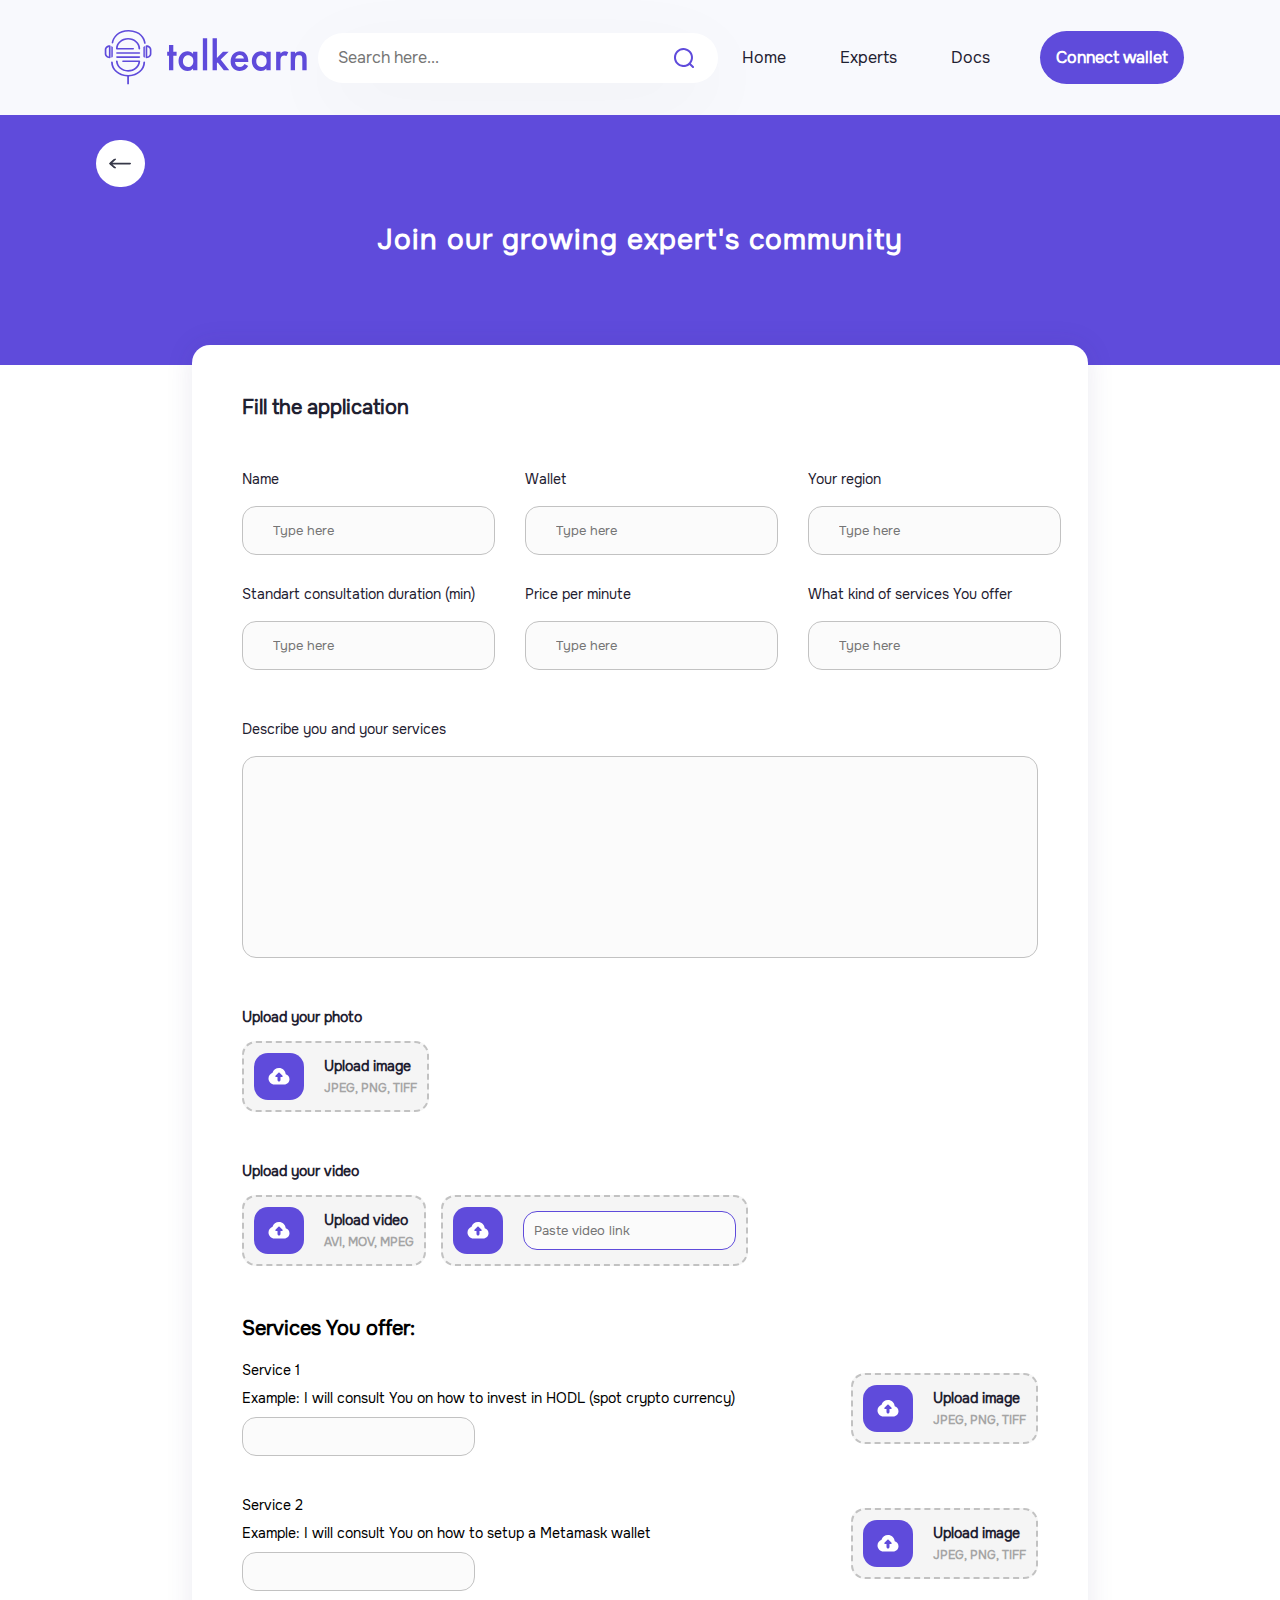
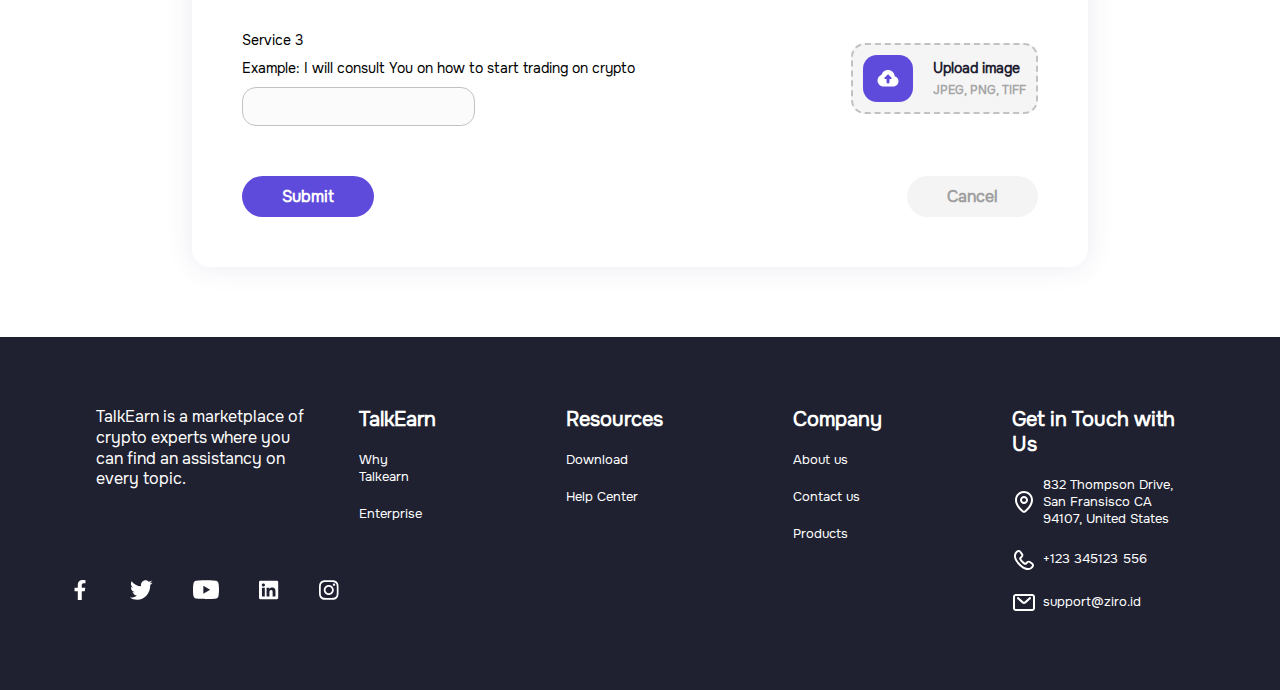
<file: src/become-expert-form.html>
<!DOCTYPE html>
<html lang="ru">

<head>

    <meta charset="utf-8">

    <title>Form</title>
    <meta name="description" content="TalkEran">

    <meta http-equiv="X-UA-Compatible" content="IE=edge">
    <meta name="viewport" content="width=device-width, initial-scale=1, maximum-scale=1">

    <link rel="shortcut icon" href="/src/img/favicon/favicon.svg" type="image/svg">
    <link rel="stylesheet" href="/src/css/become-expert-form.css">

    <!-- Chrome, Firefox OS and Opera -->
    <meta name="theme-color" content="#36A26B">
    <!-- Windows Phone -->
    <meta name="msapplication-navbutton-color" content="#36A26B">
    <!-- iOS Safari -->
    <meta name="apple-mobile-web-app-status-bar-style" content="#36A26B">

</head>

<body>
    <!-- Header -->
    <header class="header">
        <div class="header__container">
            <div class="header__container__logo">
                <svg width="220" height="55" viewBox="0 0 221 60" fill="none" xmlns="http://www.w3.org/2000/svg">
                    <path
                        d="M78.424 28.1123H74.824V44.0003H70.12V28.1123H68.152V23.7923H70.12V16.4003H74.824V23.7923H78.424V28.1123Z"
                        fill="#5F4BDB" />
                    <path
                        d="M96.385 26.1443V23.7923H101.089V44.0003H96.385V41.8883C94.817 43.7123 92.801 44.6243 90.337 44.6243C87.361 44.6243 84.977 43.5683 83.185 41.4563C81.425 39.3443 80.545 36.8163 80.545 33.8723C80.545 30.6723 81.489 28.1123 83.377 26.1923C85.297 24.2403 87.633 23.2643 90.385 23.2643C92.913 23.2643 94.913 24.2243 96.385 26.1443ZM90.961 27.4883C89.297 27.4883 87.937 28.1123 86.881 29.3603C85.857 30.6083 85.345 32.1443 85.345 33.9683C85.345 35.7603 85.857 37.2803 86.881 38.5283C87.937 39.7763 89.297 40.4003 90.961 40.4003C92.561 40.4003 93.905 39.8403 94.993 38.7203C96.113 37.6003 96.673 36.0323 96.673 34.0163C96.673 31.9363 96.113 30.3363 94.993 29.2163C93.905 28.0643 92.561 27.4883 90.961 27.4883Z"
                        fill="#5F4BDB" />
                    <path d="M107.054 9.0083H111.758V44.0003H107.054V9.0083Z" fill="#5F4BDB" />
                    <path
                        d="M117.695 9.0083H122.399V30.5603L128.975 23.7923H135.215L126.527 32.1923L135.839 44.0003H129.887L123.263 35.3603L122.399 36.2243V44.0003H117.695V9.0083Z"
                        fill="#5F4BDB" />
                    <path
                        d="M152.573 37.1843L156.509 39.3923C155.613 40.9923 154.477 42.2243 153.101 43.0883C151.533 44.1123 149.549 44.6243 147.149 44.6243C144.333 44.6243 142.061 43.7603 140.333 42.0323C138.349 40.0483 137.357 37.4723 137.357 34.3043C137.357 30.9763 138.429 28.2083 140.573 26.0003C142.397 24.1763 144.653 23.2643 147.341 23.2643C149.965 23.2643 152.125 24.1443 153.821 25.9043C155.709 27.8563 156.653 30.7043 156.653 34.4483V35.0243H142.157C142.285 36.7203 142.861 38.0803 143.885 39.1043C144.749 39.9683 145.949 40.4003 147.485 40.4003C148.733 40.4003 149.805 40.0643 150.701 39.3923C151.437 38.8163 152.061 38.0803 152.573 37.1843ZM142.493 31.1843H151.853C151.661 30.0643 151.181 29.1523 150.413 28.4483C149.581 27.6803 148.525 27.2963 147.245 27.2963C145.901 27.2963 144.797 27.7283 143.933 28.5923C143.229 29.2323 142.749 30.0963 142.493 31.1843Z"
                        fill="#5F4BDB" />
                    <path
                        d="M176.354 26.1443V23.7923H181.058V44.0003H176.354V41.8883C174.786 43.7123 172.77 44.6243 170.306 44.6243C167.33 44.6243 164.946 43.5683 163.154 41.4563C161.394 39.3443 160.514 36.8163 160.514 33.8723C160.514 30.6723 161.458 28.1123 163.346 26.1923C165.266 24.2403 167.602 23.2643 170.354 23.2643C172.882 23.2643 174.882 24.2243 176.354 26.1443ZM170.93 27.4883C169.266 27.4883 167.906 28.1123 166.85 29.3603C165.826 30.6083 165.314 32.1443 165.314 33.9683C165.314 35.7603 165.826 37.2803 166.85 38.5283C167.906 39.7763 169.266 40.4003 170.93 40.4003C172.53 40.4003 173.874 39.8403 174.962 38.7203C176.082 37.6003 176.642 36.0323 176.642 34.0163C176.642 31.9363 176.082 30.3363 174.962 29.2163C173.874 28.0643 172.53 27.4883 170.93 27.4883Z"
                        fill="#5F4BDB" />
                    <path
                        d="M187.023 44.0003V23.7923H191.727V25.6163C192.335 24.9123 192.991 24.3523 193.695 23.9363C194.463 23.4883 195.423 23.2643 196.575 23.2643C197.951 23.2643 199.183 23.5843 200.271 24.2243L198.351 28.4963C197.583 28.0163 196.783 27.7763 195.951 27.7763C194.703 27.7763 193.727 28.1443 193.023 28.8803C192.159 29.8083 191.727 31.3603 191.727 33.5363V44.0003H187.023Z"
                        fill="#5F4BDB" />
                    <path
                        d="M202.912 44.0003V23.7923H207.616V25.6643C209.056 24.0643 210.88 23.2643 213.088 23.2643C215.744 23.2643 217.728 24.1763 219.04 26.0003C219.872 27.1843 220.288 29.0563 220.288 31.6163V44.0003H215.584V32.7683C215.584 31.5523 215.488 30.5603 215.296 29.7923C215.104 29.0243 214.8 28.4963 214.384 28.2083C213.968 27.8883 213.584 27.6963 213.232 27.6323C212.912 27.5363 212.464 27.4883 211.888 27.4883C211.216 27.4883 210.672 27.5523 210.256 27.6803C209.872 27.7763 209.44 28.0323 208.96 28.4483C208.512 28.8323 208.176 29.5203 207.952 30.5123C207.728 31.4723 207.616 32.7363 207.616 34.3043V44.0003H202.912Z"
                        fill="#5F4BDB" />
                    <path fill-rule="evenodd" clip-rule="evenodd"
                        d="M5.47496 30.7335C2.45085 30.7335 0 28.5764 0 25.9277V21.5503C0 18.8936 2.45085 16.7445 5.47496 16.7445C5.98174 16.7445 6.38883 17.1014 6.38883 17.5455V29.9246C6.38883 30.3687 5.98174 30.7335 5.47496 30.7335ZM4.56108 18.4575C2.99087 18.8143 1.83606 20.0673 1.83606 21.5503V25.9277C1.83606 27.4107 2.99087 28.6637 4.56108 29.0205V18.4575Z"
                        fill="#5F4BDB" />
                    <path
                        d="M7.21107 29.9246V17.7437C8.10003 17.7437 8.81451 18.3782 8.81451 19.1553V28.5209C8.81451 29.2981 8.10003 29.9246 7.21107 29.9246Z"
                        fill="#5F4BDB" />
                    <path
                        d="M24.5523 59.2495V50.7091C14.7507 50.293 6.92583 43.4638 6.92583 35.1432C6.92583 34.68 7.35057 34.3032 7.87332 34.3032C8.39607 34.3032 8.8208 34.68 8.8208 35.1432C8.8208 42.8123 16.3027 49.0528 25.4998 49.0528C34.6888 49.0528 42.1706 42.8123 42.1706 35.1432C42.1706 34.68 42.5954 34.3032 43.1181 34.3032C43.6409 34.3032 44.0738 34.68 44.0738 35.1432C44.0738 43.4638 36.2488 50.293 26.4473 50.7091V59.2495H24.5523ZM25.4998 45.4419C18.361 45.4419 12.5536 40.5045 12.2677 34.2012C12.2513 33.7381 12.6516 33.3534 13.1825 33.3299C13.6971 33.2592 14.1463 33.6753 14.1627 34.1384C14.4077 39.5311 19.382 43.7621 25.4998 43.7621C31.2746 43.7621 36.0447 39.9864 36.7471 35.0097H19.9292C19.4065 35.0097 18.9818 34.6329 18.9818 34.1698C18.9818 33.7067 19.4065 33.3299 19.9292 33.3299H37.7273C38.3399 33.3534 38.7564 33.6596 38.7237 34.3268C38.3725 40.5673 32.5896 45.4419 25.4998 45.4419ZM37.7926 30.4177H13.3459C12.8231 30.4177 12.3984 30.0409 12.3984 29.5777C12.3984 29.1146 12.8231 28.7378 13.3459 28.7378H37.7926C38.3153 28.7378 38.7401 29.1146 38.7401 29.5777C38.7401 30.0409 38.3153 30.4177 37.7926 30.4177ZM37.7926 25.8177H13.3459C12.8231 25.8177 12.3984 25.441 12.3984 24.9778C12.3984 24.5147 12.8231 24.1379 13.3459 24.1379H37.7926C38.3153 24.1379 38.7401 24.5147 38.7401 24.9778C38.7401 25.441 38.3153 25.8177 37.7926 25.8177ZM37.7926 21.2178C37.2617 21.2178 36.8369 20.8411 36.8369 20.3779C36.8369 14.8518 31.7483 10.3539 25.4998 10.3539C19.5617 10.3539 14.6772 14.4043 14.1953 19.5459H31.0622C31.5849 19.5459 32.0097 19.9148 32.0097 20.3779C32.0097 20.8411 31.5849 21.2178 31.0622 21.2178H13.207C12.6843 21.2178 12.2595 20.8411 12.2595 20.3779C12.2595 13.9255 18.1976 8.67406 25.4998 8.67406C32.802 8.67406 38.7401 13.9255 38.7401 20.3779C38.7401 20.8411 38.3153 21.2178 37.7926 21.2178Z"
                        fill="#5F4BDB" />
                    <path
                        d="M42.1851 28.521V19.1554C42.1851 18.3783 42.9079 17.7438 43.7885 17.7438V29.9247C42.9079 29.9247 42.1851 29.2982 42.1851 28.521Z"
                        fill="#5F4BDB" />
                    <path fill-rule="evenodd" clip-rule="evenodd"
                        d="M45.5334 30.7336C45.0266 30.7336 44.6112 30.3688 44.6112 29.9247V17.5456C44.6112 17.1015 45.0266 16.7446 45.5334 16.7446C48.5491 16.7446 51 18.8937 51 21.5503V25.9278C51 28.5765 48.5491 30.7336 45.5334 30.7336ZM46.4472 18.4575V29.0206C48.0091 28.6638 49.1722 27.4108 49.1722 25.9278V21.5503C49.1722 20.0674 48.0091 18.8144 46.4472 18.4575Z"
                        fill="#5F4BDB" />
                    <path
                        d="M43.8327 15.1305H43.7678C43.3133 15.1305 42.9399 14.8206 42.8993 14.4256C42.5178 10.537 39.0275 1.90775 26.2595 1.64438C21.3568 1.54368 17.2983 2.83729 14.2058 5.48648C10.9833 8.25186 9.60346 11.8461 9.35183 14.0228C9.30313 14.4178 8.93786 14.7199 8.49143 14.7199H8.42649C7.92324 14.7199 7.51739 14.3403 7.55798 13.8988C7.85831 11.1489 9.57099 7.26035 12.9558 4.36328C16.4055 1.40424 20.8779 -0.044289 26.3001 0.0719036C39.1005 0.335273 44.2467 8.62368 44.7013 14.3171C44.7337 14.7586 44.336 15.1305 43.8327 15.1305Z"
                        fill="#5F4BDB" />
                </svg>
            </div>

            <div class="header__container__searchfield">
                <input type="search" class="header__container__searchfield__input" placeholder="Search here...">
                <img src="/src/img/index/search.svg" alt="search">
            </div>

            <div class="header__container__buttons">
                <ul class="header__container__buttons__menu">
                    <li class="header__menu__item"><a href="/src/#">Home</a></li>
                    <li class="header__menu__item"><a href="/src/#">Experts</a></li>
                    <li class="header__menu__item"><a href="/src/">Docs</a>
                    </li>
                </ul>
                <a class="header__container__buttons__connect" href="/src/#">Connect wallet</a>
            </div>
        </div>
    </header>

    <!-- Bckg -->

    <div class="purple">
        <img class="purple__arrow" src="/src/img/expert-one/arrow.svg" alt="arrow">
        <p>Join our growing expert's community</p>
    </div>

    <!-- Form -->
    <div class="form">
        <p class="form__title">Fill the application</p>
        <div class="form__fields">
            <div class="form__fields__input">
                <label for="name">Name</label> <br>
                <input type="text" name="name" placeholder="Type here">
            </div>
            <div class="form__fields__input">
                <label for="wallet">Wallet</label> <br>
                <input type="text" name="wallet" placeholder="Type here">
            </div>
            <div class="form__fields__input">
                <label for="region">Your region</label> <br>
                <input type="text" name="region" placeholder="Type here">
            </div>
            <div class="form__fields__input">
                <label for="duration">Standart consultation duration (min)</label> <br>
                <input type="number" name="duration" placeholder="Type here">
            </div>
            <div class="form__fields__input">
                <label for="price">Price per minute</label> <br>
                <input type="number" name="price" placeholder="Type here">
            </div>
            <div class="form__fields__input">
                <label for="service">What kind of services You offer</label> <br>
                <input type="text" name="service" placeholder="Type here">
            </div>
        </div>
        <div class="form__txtarea">
            <label for="description">Describe you and your services</label> <br>
            <textarea name=description"" id="" cols="30" rows="10"></textarea>
        </div>


        <div class="form__upload-photo">
            <p class="form__upload-photo__title">Upload your photo</p>
            <div class="form__upload-photo__content">
                <div class="form__upload-photo__content__block">
                    <label for="form__upload-photo__content__block__input"
                        class="form__upload-photo__content__block__label">
                        <img src="/src/img/form/cloud.svg" alt="">
                        <div class="form__upload-photo__content__block__label__text">
                            <p>Upload image</p>
                            <span>JPEG, PNG, TIFF</span>
                        </div>
                    </label>
                    <input type="file" class="form__upload-photo__content__block__input"
                        id="form__upload-photo__content__block__input">
                </div>
            </div>

        </div>


        <div class="form__upload-photo video">
            <p class="form__upload-photo__title">Upload your video</p>
            <div class="form__upload-photo__content">
                <div class="form__upload-photo__content__block">
                    <label for="form__upload-photo__content__block__input"
                        class="form__upload-photo__content__block__label">
                        <img src="/src/img/form/cloud.svg" alt="">
                        <div class="form__upload-photo__content__block__label__text">
                            <p>Upload video</p>
                            <span>AVI, MOV, MPEG</span>
                        </div>
                    </label>
                    <input type="file" class="form__upload-photo__content__block__input"
                        id="form__upload-photo__content__block__input">
                </div>
                <div class="form__upload-photo__content__block">
                    <label for="form__upload-photo__content__block__input"
                        class="form__upload-photo__content__block__label">
                        <img src="/src/img/form/cloud.svg" alt="">
                        <div class="form__upload-photo__content__block__label__text">
                            <input type="text" class="form__upload-photo__content__block__input__text"
                                id="form__upload-photo__content__block__input__text" placeholder="Paste video link">
                        </div>
                    </label>
                </div>
            </div>
        </div>

        <div class="form__services">
            <p class="form__services__title">Services You offer:</p>
            <div class="form__services__container">
                <div class="form__services__container__content">
                    <div class="form__services__container__content__block">
                        <p class="form__services__container__content__block__name">Service 1</p>
                        <p class="form__services__container__content__block__ex">Example: I will consult You on how to invest
                            in HODL (spot crypto currency)</p>
                        <input type="text">
                    </div>
                    <div class="form__upload-photo__content__block">
                        <label for="form__upload-photo__content__block__input"
                            class="form__upload-photo__content__block__label">
                            <img src="/src/img/form/cloud.svg" alt="">
                            <div class="form__upload-photo__content__block__label__text">
                                <p>Upload image</p>
                                <span>JPEG, PNG, TIFF</span>
                            </div>
                        </label>
                        <input type="file" class="form__upload-photo__content__block__input"
                            id="form__upload-photo__content__block__input">
                    </div>
                </div>
                <div class="form__services__container__content">
                    <div class="form__services__container__content__block">
                        <p class="form__services__container__content__block__name">Service 2</p>
                        <p class="form__services__container__content__block__ex">Example: I will consult You on how to setup a Metamask wallet</p>
                        <input type="text">
                    </div>
                    <div class="form__upload-photo__content__block">
                        <label for="form__upload-photo__content__block__input"
                            class="form__upload-photo__content__block__label">
                            <img src="/src/img/form/cloud.svg" alt="">
                            <div class="form__upload-photo__content__block__label__text">
                                <p>Upload image</p>
                                <span>JPEG, PNG, TIFF</span>
                            </div>
                        </label>
                        <input type="file" class="form__upload-photo__content__block__input"
                            id="form__upload-photo__content__block__input">
                    </div>
                </div>
                <div class="form__services__container__content">
                    <div class="form__services__container__content__block">
                        <p class="form__services__container__content__block__name">Service 3</p>
                        <p class="form__services__container__content__block__ex">Example: I will consult You on how to start trading on crypto</p>
                        <input type="text">
                    </div>
                    <div class="form__upload-photo__content__block">
                        <label for="form__upload-photo__content__block__input"
                            class="form__upload-photo__content__block__label">
                            <img src="/src/img/form/cloud.svg" alt="">
                            <div class="form__upload-photo__content__block__label__text">
                                <p>Upload image</p>
                                <span>JPEG, PNG, TIFF</span>
                            </div>
                        </label>
                        <input type="file" class="form__upload-photo__content__block__input"
                            id="form__upload-photo__content__block__input">
                    </div>
                </div>
            </div>
        </div>

        <div class="form__btns">
            <input type="submit" value="Submit">
            <a href="">Cancel</a>
        </div>
    </div>

	<!-- Footer -->
	<footer class="footer">
		<div class="footer__container">
			<div class="footer__container__left">
				<p>TalkEarn is a marketplace of crypto experts where you can find an assistancy on every topic.</p>
				<div class="footer__container__left__icons">
					<a href="/src/#"><img src="/src/img/index/footer/fb.svg" alt="" class="footer__container__left__icons_fb"></a>
					<a href="/src/#"><img src="/src/img/index/footer/tw.svg" alt="" class="footer__container__left__icons_tw"></a>
					<a href="/src/#"><img src="/src/img/index/footer/yt.svg" alt="" class="footer__container__left__icons_yt"></a>
					<a href="/src/#"><img src="/src/img/index/footer/lin.svg" alt=""
							class="footer__container__left__icons_lin"></a>
					<a href="/src/#"><img src="/src/img/index/footer/inst.svg" alt=""
							class="footer__container__left__icons_inst"></a>
				</div>
			</div>
			<div class="footer__container__right">
				<div class="footer__container__right__block">
					<p class="footer__container__right__block__name">TalkEarn</p>
					<a href="/src/" class="footer__container__right__block__link">Why Talkearn</a>
					<a href="/src/" class="footer__container__right__block__link">Enterprise</a>
					<a href="/src/" class="footer__container__right__block__link"></a>
				</div>
				<div class="footer__container__right__block">
					<p class="footer__container__right__block__name">Resources</p>
					<a href="/src/" class="footer__container__right__block__link">Download</a>
					<a href="/src/" class="footer__container__right__block__link">Help Center</a>
				</div>
				<div class="footer__container__right__block">
					<p class="footer__container__right__block__name">Company</p>
					<a href="/src/" class="footer__container__right__block__link">About us</a>
					<a href="/src/" class="footer__container__right__block__link">Contact us</a>
					<a href="/src/" class="footer__container__right__block__link">Products</a>
				</div>
				<div class="footer__container__right__block">
					<p class="footer__container__right__block__name">Get in Touch with Us</p>
					<div class="footer__container__right__block__link__icon">
						<img src="/src/img/index/footer/map.svg" alt="">
						<a href="/src/" class="footer__container__right__block__link">832 Thompson Drive, San Fransisco
							CA 94107, United States</a>
					</div>
					<div class="footer__container__right__block__link__icon">
						<img src="/src/img/index/footer/phone.svg" alt="">
						<a href="/src/" class="footer__container__right__block__link">+123 345123 556</a>
					</div>
					<div class="footer__container__right__block__link__icon">
						<img src="/src/img/index/footer/mail.svg" alt="">
						<a href="/src/" class="footer__container__right__block__link">support@ziro.id</a>
					</div>
				</div>
			</div>
		</div>
	</footer>

</body>

</html>
</file>
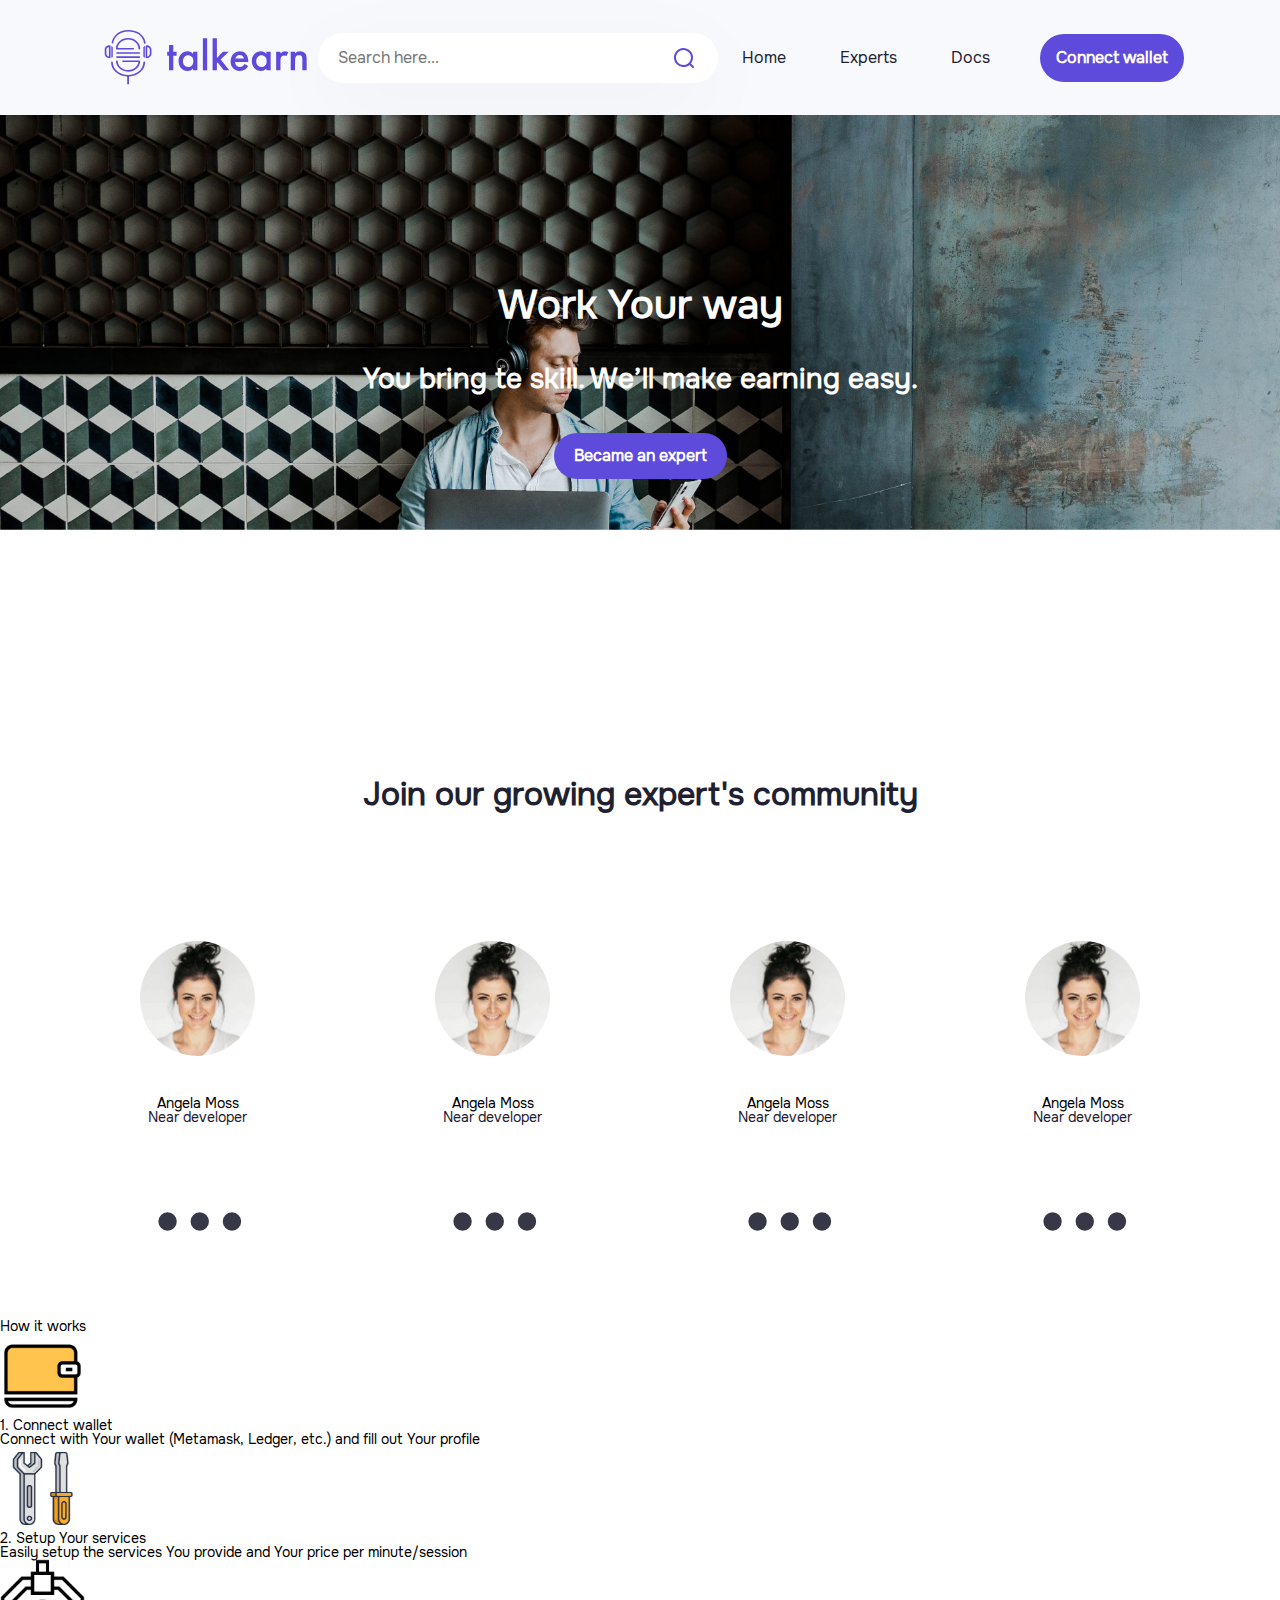
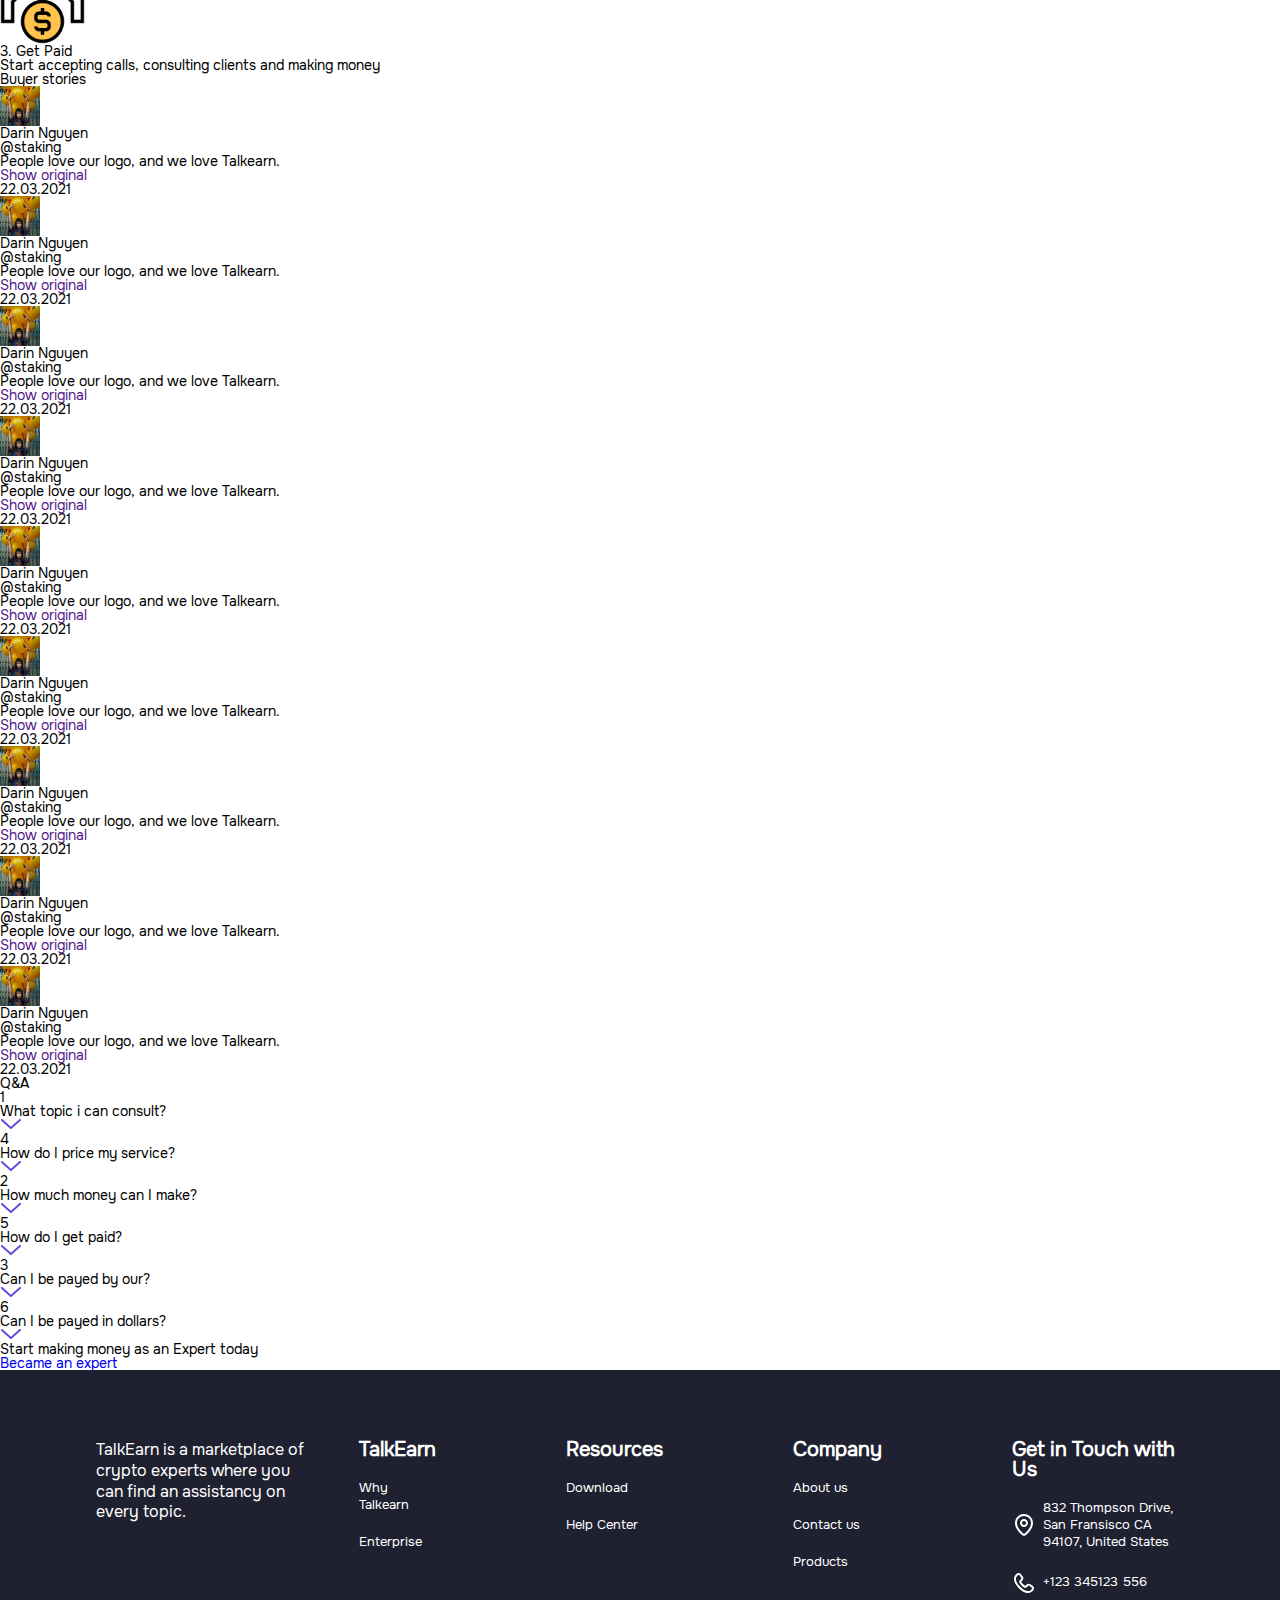
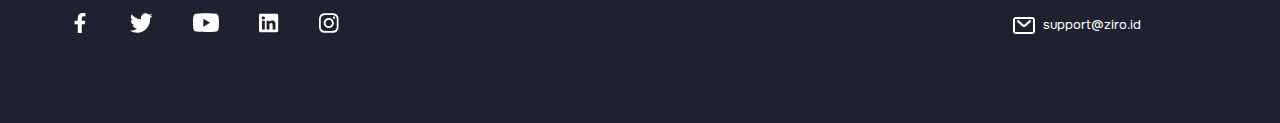
<file: src/become-expert.html>
<!DOCTYPE html>
<html lang="ru">

<head>

    <meta charset="utf-8">

    <title>Become an expert</title>
    <meta name="description" content="TalkEran">

    <meta http-equiv="X-UA-Compatible" content="IE=edge">
    <meta name="viewport" content="width=device-width, initial-scale=1, maximum-scale=1">

    <link rel="shortcut icon" href="/src/img/favicon/favicon.svg" type="image/svg">
    <link rel="stylesheet" href="/src/css/become-expert.css">

    <!-- Chrome, Firefox OS and Opera -->
    <meta name="theme-color" content="#36A26B">
    <!-- Windows Phone -->
    <meta name="msapplication-navbutton-color" content="#36A26B">
    <!-- iOS Safari -->
    <meta name="apple-mobile-web-app-status-bar-style" content="#36A26B">

</head>

<body>
    <!-- Header -->
    <header class="header">
        <div class="header__container">
            <div class="header__container__logo">
                <svg width="220" height="55" viewBox="0 0 221 60" fill="none" xmlns="http://www.w3.org/2000/svg">
                    <path
                        d="M78.424 28.1123H74.824V44.0003H70.12V28.1123H68.152V23.7923H70.12V16.4003H74.824V23.7923H78.424V28.1123Z"
                        fill="#5F4BDB" />
                    <path
                        d="M96.385 26.1443V23.7923H101.089V44.0003H96.385V41.8883C94.817 43.7123 92.801 44.6243 90.337 44.6243C87.361 44.6243 84.977 43.5683 83.185 41.4563C81.425 39.3443 80.545 36.8163 80.545 33.8723C80.545 30.6723 81.489 28.1123 83.377 26.1923C85.297 24.2403 87.633 23.2643 90.385 23.2643C92.913 23.2643 94.913 24.2243 96.385 26.1443ZM90.961 27.4883C89.297 27.4883 87.937 28.1123 86.881 29.3603C85.857 30.6083 85.345 32.1443 85.345 33.9683C85.345 35.7603 85.857 37.2803 86.881 38.5283C87.937 39.7763 89.297 40.4003 90.961 40.4003C92.561 40.4003 93.905 39.8403 94.993 38.7203C96.113 37.6003 96.673 36.0323 96.673 34.0163C96.673 31.9363 96.113 30.3363 94.993 29.2163C93.905 28.0643 92.561 27.4883 90.961 27.4883Z"
                        fill="#5F4BDB" />
                    <path d="M107.054 9.0083H111.758V44.0003H107.054V9.0083Z" fill="#5F4BDB" />
                    <path
                        d="M117.695 9.0083H122.399V30.5603L128.975 23.7923H135.215L126.527 32.1923L135.839 44.0003H129.887L123.263 35.3603L122.399 36.2243V44.0003H117.695V9.0083Z"
                        fill="#5F4BDB" />
                    <path
                        d="M152.573 37.1843L156.509 39.3923C155.613 40.9923 154.477 42.2243 153.101 43.0883C151.533 44.1123 149.549 44.6243 147.149 44.6243C144.333 44.6243 142.061 43.7603 140.333 42.0323C138.349 40.0483 137.357 37.4723 137.357 34.3043C137.357 30.9763 138.429 28.2083 140.573 26.0003C142.397 24.1763 144.653 23.2643 147.341 23.2643C149.965 23.2643 152.125 24.1443 153.821 25.9043C155.709 27.8563 156.653 30.7043 156.653 34.4483V35.0243H142.157C142.285 36.7203 142.861 38.0803 143.885 39.1043C144.749 39.9683 145.949 40.4003 147.485 40.4003C148.733 40.4003 149.805 40.0643 150.701 39.3923C151.437 38.8163 152.061 38.0803 152.573 37.1843ZM142.493 31.1843H151.853C151.661 30.0643 151.181 29.1523 150.413 28.4483C149.581 27.6803 148.525 27.2963 147.245 27.2963C145.901 27.2963 144.797 27.7283 143.933 28.5923C143.229 29.2323 142.749 30.0963 142.493 31.1843Z"
                        fill="#5F4BDB" />
                    <path
                        d="M176.354 26.1443V23.7923H181.058V44.0003H176.354V41.8883C174.786 43.7123 172.77 44.6243 170.306 44.6243C167.33 44.6243 164.946 43.5683 163.154 41.4563C161.394 39.3443 160.514 36.8163 160.514 33.8723C160.514 30.6723 161.458 28.1123 163.346 26.1923C165.266 24.2403 167.602 23.2643 170.354 23.2643C172.882 23.2643 174.882 24.2243 176.354 26.1443ZM170.93 27.4883C169.266 27.4883 167.906 28.1123 166.85 29.3603C165.826 30.6083 165.314 32.1443 165.314 33.9683C165.314 35.7603 165.826 37.2803 166.85 38.5283C167.906 39.7763 169.266 40.4003 170.93 40.4003C172.53 40.4003 173.874 39.8403 174.962 38.7203C176.082 37.6003 176.642 36.0323 176.642 34.0163C176.642 31.9363 176.082 30.3363 174.962 29.2163C173.874 28.0643 172.53 27.4883 170.93 27.4883Z"
                        fill="#5F4BDB" />
                    <path
                        d="M187.023 44.0003V23.7923H191.727V25.6163C192.335 24.9123 192.991 24.3523 193.695 23.9363C194.463 23.4883 195.423 23.2643 196.575 23.2643C197.951 23.2643 199.183 23.5843 200.271 24.2243L198.351 28.4963C197.583 28.0163 196.783 27.7763 195.951 27.7763C194.703 27.7763 193.727 28.1443 193.023 28.8803C192.159 29.8083 191.727 31.3603 191.727 33.5363V44.0003H187.023Z"
                        fill="#5F4BDB" />
                    <path
                        d="M202.912 44.0003V23.7923H207.616V25.6643C209.056 24.0643 210.88 23.2643 213.088 23.2643C215.744 23.2643 217.728 24.1763 219.04 26.0003C219.872 27.1843 220.288 29.0563 220.288 31.6163V44.0003H215.584V32.7683C215.584 31.5523 215.488 30.5603 215.296 29.7923C215.104 29.0243 214.8 28.4963 214.384 28.2083C213.968 27.8883 213.584 27.6963 213.232 27.6323C212.912 27.5363 212.464 27.4883 211.888 27.4883C211.216 27.4883 210.672 27.5523 210.256 27.6803C209.872 27.7763 209.44 28.0323 208.96 28.4483C208.512 28.8323 208.176 29.5203 207.952 30.5123C207.728 31.4723 207.616 32.7363 207.616 34.3043V44.0003H202.912Z"
                        fill="#5F4BDB" />
                    <path fill-rule="evenodd" clip-rule="evenodd"
                        d="M5.47496 30.7335C2.45085 30.7335 0 28.5764 0 25.9277V21.5503C0 18.8936 2.45085 16.7445 5.47496 16.7445C5.98174 16.7445 6.38883 17.1014 6.38883 17.5455V29.9246C6.38883 30.3687 5.98174 30.7335 5.47496 30.7335ZM4.56108 18.4575C2.99087 18.8143 1.83606 20.0673 1.83606 21.5503V25.9277C1.83606 27.4107 2.99087 28.6637 4.56108 29.0205V18.4575Z"
                        fill="#5F4BDB" />
                    <path
                        d="M7.21107 29.9246V17.7437C8.10003 17.7437 8.81451 18.3782 8.81451 19.1553V28.5209C8.81451 29.2981 8.10003 29.9246 7.21107 29.9246Z"
                        fill="#5F4BDB" />
                    <path
                        d="M24.5523 59.2495V50.7091C14.7507 50.293 6.92583 43.4638 6.92583 35.1432C6.92583 34.68 7.35057 34.3032 7.87332 34.3032C8.39607 34.3032 8.8208 34.68 8.8208 35.1432C8.8208 42.8123 16.3027 49.0528 25.4998 49.0528C34.6888 49.0528 42.1706 42.8123 42.1706 35.1432C42.1706 34.68 42.5954 34.3032 43.1181 34.3032C43.6409 34.3032 44.0738 34.68 44.0738 35.1432C44.0738 43.4638 36.2488 50.293 26.4473 50.7091V59.2495H24.5523ZM25.4998 45.4419C18.361 45.4419 12.5536 40.5045 12.2677 34.2012C12.2513 33.7381 12.6516 33.3534 13.1825 33.3299C13.6971 33.2592 14.1463 33.6753 14.1627 34.1384C14.4077 39.5311 19.382 43.7621 25.4998 43.7621C31.2746 43.7621 36.0447 39.9864 36.7471 35.0097H19.9292C19.4065 35.0097 18.9818 34.6329 18.9818 34.1698C18.9818 33.7067 19.4065 33.3299 19.9292 33.3299H37.7273C38.3399 33.3534 38.7564 33.6596 38.7237 34.3268C38.3725 40.5673 32.5896 45.4419 25.4998 45.4419ZM37.7926 30.4177H13.3459C12.8231 30.4177 12.3984 30.0409 12.3984 29.5777C12.3984 29.1146 12.8231 28.7378 13.3459 28.7378H37.7926C38.3153 28.7378 38.7401 29.1146 38.7401 29.5777C38.7401 30.0409 38.3153 30.4177 37.7926 30.4177ZM37.7926 25.8177H13.3459C12.8231 25.8177 12.3984 25.441 12.3984 24.9778C12.3984 24.5147 12.8231 24.1379 13.3459 24.1379H37.7926C38.3153 24.1379 38.7401 24.5147 38.7401 24.9778C38.7401 25.441 38.3153 25.8177 37.7926 25.8177ZM37.7926 21.2178C37.2617 21.2178 36.8369 20.8411 36.8369 20.3779C36.8369 14.8518 31.7483 10.3539 25.4998 10.3539C19.5617 10.3539 14.6772 14.4043 14.1953 19.5459H31.0622C31.5849 19.5459 32.0097 19.9148 32.0097 20.3779C32.0097 20.8411 31.5849 21.2178 31.0622 21.2178H13.207C12.6843 21.2178 12.2595 20.8411 12.2595 20.3779C12.2595 13.9255 18.1976 8.67406 25.4998 8.67406C32.802 8.67406 38.7401 13.9255 38.7401 20.3779C38.7401 20.8411 38.3153 21.2178 37.7926 21.2178Z"
                        fill="#5F4BDB" />
                    <path
                        d="M42.1851 28.521V19.1554C42.1851 18.3783 42.9079 17.7438 43.7885 17.7438V29.9247C42.9079 29.9247 42.1851 29.2982 42.1851 28.521Z"
                        fill="#5F4BDB" />
                    <path fill-rule="evenodd" clip-rule="evenodd"
                        d="M45.5334 30.7336C45.0266 30.7336 44.6112 30.3688 44.6112 29.9247V17.5456C44.6112 17.1015 45.0266 16.7446 45.5334 16.7446C48.5491 16.7446 51 18.8937 51 21.5503V25.9278C51 28.5765 48.5491 30.7336 45.5334 30.7336ZM46.4472 18.4575V29.0206C48.0091 28.6638 49.1722 27.4108 49.1722 25.9278V21.5503C49.1722 20.0674 48.0091 18.8144 46.4472 18.4575Z"
                        fill="#5F4BDB" />
                    <path
                        d="M43.8327 15.1305H43.7678C43.3133 15.1305 42.9399 14.8206 42.8993 14.4256C42.5178 10.537 39.0275 1.90775 26.2595 1.64438C21.3568 1.54368 17.2983 2.83729 14.2058 5.48648C10.9833 8.25186 9.60346 11.8461 9.35183 14.0228C9.30313 14.4178 8.93786 14.7199 8.49143 14.7199H8.42649C7.92324 14.7199 7.51739 14.3403 7.55798 13.8988C7.85831 11.1489 9.57099 7.26035 12.9558 4.36328C16.4055 1.40424 20.8779 -0.044289 26.3001 0.0719036C39.1005 0.335273 44.2467 8.62368 44.7013 14.3171C44.7337 14.7586 44.336 15.1305 43.8327 15.1305Z"
                        fill="#5F4BDB" />
                </svg>
            </div>

            <div class="header__container__searchfield">
                <input type="search" class="header__container__searchfield__input" placeholder="Search here...">
                <img src="/src/img/index/search.svg" alt="search">
            </div>

            <div class="header__container__buttons">
                <ul class="header__container__buttons__menu">
                    <li class="header__menu__item"><a href="/src/#">Home</a></li>
                    <li class="header__menu__item"><a href="/src/#">Experts</a></li>
                    <li class="header__menu__item"><a href="/src/">Docs</a>
                    </li>
                </ul>
                <a class="header__container__buttons__connect" href="/src/#">Connect wallet</a>
            </div>
        </div>
    </header>

    <!-- Main -->
    <div class="become-expert-main">
        <div class="become-expert-main__text">
            <p class="become-expert-main__text__title">Work Your way</p>
            <p class="become-expert-main__text__subtitle">You bring te skill. We’ll make earning easy.</p>
            <a href="/src/become-expert-form.html" class="become-expert-main__text__btn">Became an expert</a>
        </div>
    </div>

    <!-- Community -->
    <div class="community">
        <div class="community__container">
            <p class="community__container__title">Join our growing expert's community</p>
            <div class="community__container__cards">
                <div class="community__container__cards__block">
                    <img src="/src/img/become-expert/photo.png" alt="photo"
                        class="community__container__cards__block__img">
                    <div class="community__container__cards__block__text">
                        <div class="community__container__cards__block__text__name">Angela Moss</div>
                        <div class="community__container__cards__block__text__profession">Near developer</div>
                    </div>
                    <img src="/src/img/become-expert/dots.svg" alt="dots"
                        class="community__container__cards__block__dots">
                </div>
                <div class="community__container__cards__block">
                    <img src="/src/img/become-expert/photo.png" alt="photo"
                        class="community__container__cards__block__img">
                    <div class="community__container__cards__block__text">
                        <div class="community__container__cards__block__text__name">Angela Moss</div>
                        <div class="community__container__cards__block__text__profession">Near developer</div>
                    </div>
                    <img src="/src/img/become-expert/dots.svg" alt="dots"
                        class="community__container__cards__block__dots">
                </div>
                <div class="community__container__cards__block">
                    <img src="/src/img/become-expert/photo.png" alt="photo"
                        class="community__container__cards__block__img">
                    <div class="community__container__cards__block__text">
                        <div class="community__container__cards__block__text__name">Angela Moss</div>
                        <div class="community__container__cards__block__text__profession">Near developer</div>
                    </div>
                    <img src="/src/img/become-expert/dots.svg" alt="dots"
                        class="community__container__cards__block__dots">
                </div>
                <div class="community__container__cards__block">
                    <img src="/src/img/become-expert/photo.png" alt="photo"
                        class="community__container__cards__block__img">
                    <div class="community__container__cards__block__text">
                        <div class="community__container__cards__block__text__name">Angela Moss</div>
                        <div class="community__container__cards__block__text__profession">Near developer</div>
                    </div>
                    <img src="/src/img/become-expert/dots.svg" alt="dots"
                        class="community__container__cards__block__dots">
                </div>
            </div>
        </div>
    </div>

    <!-- How it works -->
    <div class="how-it-work">
        <div class="how-it-work__container">
            <p class="how-it-work__container__title">How it works</p>
            <div class="how-it-work__container__blocks">
                <div class="how-it-work__container__blocks__step">
                    <img src="/src/img/become-expert/wallet.svg" alt="wallet"
                        class="how-it-work__container__blocks__step__icon">
                    <div class="how-it-work__container__blocks__step__text">
                        <p class="how-it-work__container__blocks__step__text__title">1. Connect wallet</p>
                        <p class="how-it-work__container__blocks__step__text__subtitle">Connect with Your wallet
                            (Metamask, Ledger, etc.) and fill out Your profile</p>
                    </div>
                </div>
                <div class="how-it-work__container__blocks__step">
                    <img src="/src/img/become-expert/setup.svg" alt="wallet"
                        class="how-it-work__container__blocks__step__icon">
                    <div class="how-it-work__container__blocks__step__text">
                        <p class="how-it-work__container__blocks__step__text__title">2. Setup Your services</p>
                        <p class="how-it-work__container__blocks__step__text__subtitle">Easily setup the services You
                            provide and Your price per minute/session</p>
                    </div>
                </div>
                <div class="how-it-work__container__blocks__step">
                    <img src="/src/img/become-expert/making-money.svg" alt="wallet"
                        class="how-it-work__container__blocks__step__icon">
                    <div class="how-it-work__container__blocks__step__text">
                        <p class="how-it-work__container__blocks__step__text__title">3. Get Paid</p>
                        <p class="how-it-work__container__blocks__step__text__subtitle">Start accepting calls,
                            consulting clients and making money</p>
                    </div>
                </div>
            </div>
        </div>
    </div>


    <!-- Stories -->
    <div class="stories">
        <p class="stories__title">Buyer stories</p>
        <div class="stories__comments">
            <div class="stories__comments__block">
                <div class="stories__comments__block__author">
                    <img src="/src/img/become-expert/comment.png" alt="avatar"
                        class="stories__comments__block__author__img">
                    <div class="stories__comments__block__author__name">
                        <p class="stories__comments__block__author__name__nick">Darin Nguyen</p>
                        <span class="stories__comments__block__author__name__tag">@staking</span>
                    </div>
                </div>
                <div class="stories__comments__block__text">
                    <p>People love our logo, and we love Talkearn.</p>
                </div>
                <div class="stories__comments__block__info">
                    <a href="" class="stories__comments__block__info__original">Show original</a>
                    <p class="stories__comments__block__info__date">22.03.2021</p>
                </div>
            </div>
            <div class="stories__comments__block">
                <div class="stories__comments__block__author">
                    <img src="/src/img/become-expert/comment.png" alt="avatar"
                        class="stories__comments__block__author__img">
                    <div class="stories__comments__block__author__name">
                        <p class="stories__comments__block__author__name__nick">Darin Nguyen</p>
                        <span class="stories__comments__block__author__name__tag">@staking</span>
                    </div>
                </div>
                <div class="stories__comments__block__text">
                    <p>People love our logo, and we love Talkearn.</p>
                </div>
                <div class="stories__comments__block__info">
                    <a href="" class="stories__comments__block__info__original">Show original</a>
                    <p class="stories__comments__block__info__date">22.03.2021</p>
                </div>
            </div>
            <div class="stories__comments__block">
                <div class="stories__comments__block__author">
                    <img src="/src/img/become-expert/comment.png" alt="avatar"
                        class="stories__comments__block__author__img">
                    <div class="stories__comments__block__author__name">
                        <p class="stories__comments__block__author__name__nick">Darin Nguyen</p>
                        <span class="stories__comments__block__author__name__tag">@staking</span>
                    </div>
                </div>
                <div class="stories__comments__block__text">
                    <p>People love our logo, and we love Talkearn.</p>
                </div>
                <div class="stories__comments__block__info">
                    <a href="" class="stories__comments__block__info__original">Show original</a>
                    <p class="stories__comments__block__info__date">22.03.2021</p>
                </div>
            </div>
            <div class="stories__comments__block">
                <div class="stories__comments__block__author">
                    <img src="/src/img/become-expert/comment.png" alt="avatar"
                        class="stories__comments__block__author__img">
                    <div class="stories__comments__block__author__name">
                        <p class="stories__comments__block__author__name__nick">Darin Nguyen</p>
                        <span class="stories__comments__block__author__name__tag">@staking</span>
                    </div>
                </div>
                <div class="stories__comments__block__text">
                    <p>People love our logo, and we love Talkearn.</p>
                </div>
                <div class="stories__comments__block__info">
                    <a href="" class="stories__comments__block__info__original">Show original</a>
                    <p class="stories__comments__block__info__date">22.03.2021</p>
                </div>
            </div>
            <div class="stories__comments__block">
                <div class="stories__comments__block__author">
                    <img src="/src/img/become-expert/comment.png" alt="avatar"
                        class="stories__comments__block__author__img">
                    <div class="stories__comments__block__author__name">
                        <p class="stories__comments__block__author__name__nick">Darin Nguyen</p>
                        <span class="stories__comments__block__author__name__tag">@staking</span>
                    </div>
                </div>
                <div class="stories__comments__block__text">
                    <p>People love our logo, and we love Talkearn.</p>
                </div>
                <div class="stories__comments__block__info">
                    <a href="" class="stories__comments__block__info__original">Show original</a>
                    <p class="stories__comments__block__info__date">22.03.2021</p>
                </div>
            </div>
            <div class="stories__comments__block">
                <div class="stories__comments__block__author">
                    <img src="/src/img/become-expert/comment.png" alt="avatar"
                        class="stories__comments__block__author__img">
                    <div class="stories__comments__block__author__name">
                        <p class="stories__comments__block__author__name__nick">Darin Nguyen</p>
                        <span class="stories__comments__block__author__name__tag">@staking</span>
                    </div>
                </div>
                <div class="stories__comments__block__text">
                    <p>People love our logo, and we love Talkearn.</p>
                </div>
                <div class="stories__comments__block__info">
                    <a href="" class="stories__comments__block__info__original">Show original</a>
                    <p class="stories__comments__block__info__date">22.03.2021</p>
                </div>
            </div>
            <div class="stories__comments__block">
                <div class="stories__comments__block__author">
                    <img src="/src/img/become-expert/comment.png" alt="avatar"
                        class="stories__comments__block__author__img">
                    <div class="stories__comments__block__author__name">
                        <p class="stories__comments__block__author__name__nick">Darin Nguyen</p>
                        <span class="stories__comments__block__author__name__tag">@staking</span>
                    </div>
                </div>
                <div class="stories__comments__block__text">
                    <p>People love our logo, and we love Talkearn.</p>
                </div>
                <div class="stories__comments__block__info">
                    <a href="" class="stories__comments__block__info__original">Show original</a>
                    <p class="stories__comments__block__info__date">22.03.2021</p>
                </div>
            </div>
            <div class="stories__comments__block">
                <div class="stories__comments__block__author">
                    <img src="/src/img/become-expert/comment.png" alt="avatar"
                        class="stories__comments__block__author__img">
                    <div class="stories__comments__block__author__name">
                        <p class="stories__comments__block__author__name__nick">Darin Nguyen</p>
                        <span class="stories__comments__block__author__name__tag">@staking</span>
                    </div>
                </div>
                <div class="stories__comments__block__text">
                    <p>People love our logo, and we love Talkearn.</p>
                </div>
                <div class="stories__comments__block__info">
                    <a href="" class="stories__comments__block__info__original">Show original</a>
                    <p class="stories__comments__block__info__date">22.03.2021</p>
                </div>
            </div>
            <div class="stories__comments__block">
                <div class="stories__comments__block__author">
                    <img src="/src/img/become-expert/comment.png" alt="avatar"
                        class="stories__comments__block__author__img">
                    <div class="stories__comments__block__author__name">
                        <p class="stories__comments__block__author__name__nick">Darin Nguyen</p>
                        <span class="stories__comments__block__author__name__tag">@staking</span>
                    </div>
                </div>
                <div class="stories__comments__block__text">
                    <p>People love our logo, and we love Talkearn.</p>
                </div>
                <div class="stories__comments__block__info">
                    <a href="" class="stories__comments__block__info__original">Show original</a>
                    <p class="stories__comments__block__info__date">22.03.2021</p>
                </div>
            </div>
        </div>
    </div>

    <!-- Q&A -->
    <div class="qa">
        <div class="qa__container">
            <div class="qa__container__title">Q&A</div>
            <div class="qa__container__questions">
                <div class="qa__container__questions__block">
                    <p class="qa__container__questions__block__num">1</p>
                    <p class="qa__container__questions__block__text">What topic i can consult?</p>
                    <img src="/src/img/become-expert/arrow.svg" alt="arrow"
                        class="qa__container__questions__block__arrow">
                </div>
                <div class="qa__container__questions__block">
                    <p class="qa__container__questions__block__num">4</p>
                    <p class="qa__container__questions__block__text">How do I price my service? </p>
                    <img src="/src/img/become-expert/arrow.svg" alt="arrow"
                        class="qa__container__questions__block__arrow">
                </div>
                <div class="qa__container__questions__block">
                    <p class="qa__container__questions__block__num">2</p>
                    <p class="qa__container__questions__block__text">How much money can I make?</p>
                    <img src="/src/img/become-expert/arrow.svg" alt="arrow"
                        class="qa__container__questions__block__arrow">
                </div>
                <div class="qa__container__questions__block">
                    <p class="qa__container__questions__block__num">5</p>
                    <p class="qa__container__questions__block__text">How do I get paid?</p>
                    <img src="/src/img/become-expert/arrow.svg" alt="arrow"
                        class="qa__container__questions__block__arrow">
                </div>
                <div class="qa__container__questions__block">
                    <p class="qa__container__questions__block__num">3</p>
                    <p class="qa__container__questions__block__text">Can I be payed by our?</p>
                    <img src="/src/img/become-expert/arrow.svg" alt="arrow"
                        class="qa__container__questions__block__arrow">
                </div>
                <div class="qa__container__questions__block">
                    <p class="qa__container__questions__block__num">6</p>
                    <p class="qa__container__questions__block__text">Can I be payed in dollars?</p>
                    <img src="/src/img/become-expert/arrow.svg" alt="arrow"
                        class="qa__container__questions__block__arrow">
                </div>
            </div>
        </div>
    </div>

    <!-- Action -->
    <div class="action">
        <p>Start making money as an Expert today</p>
        <a href="/src/become-expert-form.html">Became an expert</a>
    </div>

    <!-- Footer -->
    <footer class="footer">
        <div class="footer__container">
            <div class="footer__container__left">
                <p>TalkEarn is a marketplace of crypto experts where you can find an assistancy on every topic.</p>
                <div class="footer__container__left__icons">
                    <a href="/src/#"><img src="/src/img/index/footer/fb.svg" alt=""
                            class="footer__container__left__icons_fb"></a>
                    <a href="/src/#"><img src="/src/img/index/footer/tw.svg" alt=""
                            class="footer__container__left__icons_tw"></a>
                    <a href="/src/#"><img src="/src/img/index/footer/yt.svg" alt=""
                            class="footer__container__left__icons_yt"></a>
                    <a href="/src/#"><img src="/src/img/index/footer/lin.svg" alt=""
                            class="footer__container__left__icons_lin"></a>
                    <a href="/src/#"><img src="/src/img/index/footer/inst.svg" alt=""
                            class="footer__container__left__icons_inst"></a>
                </div>
            </div>
            <div class="footer__container__right">
                <div class="footer__container__right__block">
                    <p class="footer__container__right__block__name">TalkEarn</p>
                    <a href="/src/" class="footer__container__right__block__link">Why Talkearn</a>
                    <a href="/src/" class="footer__container__right__block__link">Enterprise</a>
                    <a href="/src/" class="footer__container__right__block__link"></a>
                </div>
                <div class="footer__container__right__block">
                    <p class="footer__container__right__block__name">Resources</p>
                    <a href="/src/" class="footer__container__right__block__link">Download</a>
                    <a href="/src/" class="footer__container__right__block__link">Help Center</a>
                </div>
                <div class="footer__container__right__block">
                    <p class="footer__container__right__block__name">Company</p>
                    <a href="/src/" class="footer__container__right__block__link">About us</a>
                    <a href="/src/" class="footer__container__right__block__link">Contact us</a>
                    <a href="/src/" class="footer__container__right__block__link">Products</a>
                </div>
                <div class="footer__container__right__block">
                    <p class="footer__container__right__block__name">Get in Touch with Us</p>
                    <div class="footer__container__right__block__link__icon">
                        <img src="/src/img/index/footer/map.svg" alt="">
                        <a href="/src/" class="footer__container__right__block__link">832 Thompson Drive, San Fransisco
                            CA 94107, United States</a>
                    </div>
                    <div class="footer__container__right__block__link__icon">
                        <img src="/src/img/index/footer/phone.svg" alt="">
                        <a href="/src/" class="footer__container__right__block__link">+123 345123 556</a>
                    </div>
                    <div class="footer__container__right__block__link__icon">
                        <img src="/src/img/index/footer/mail.svg" alt="">
                        <a href="/src/" class="footer__container__right__block__link">support@ziro.id</a>
                    </div>
                </div>
            </div>
        </div>
    </footer>
</body>

</html>
</file>
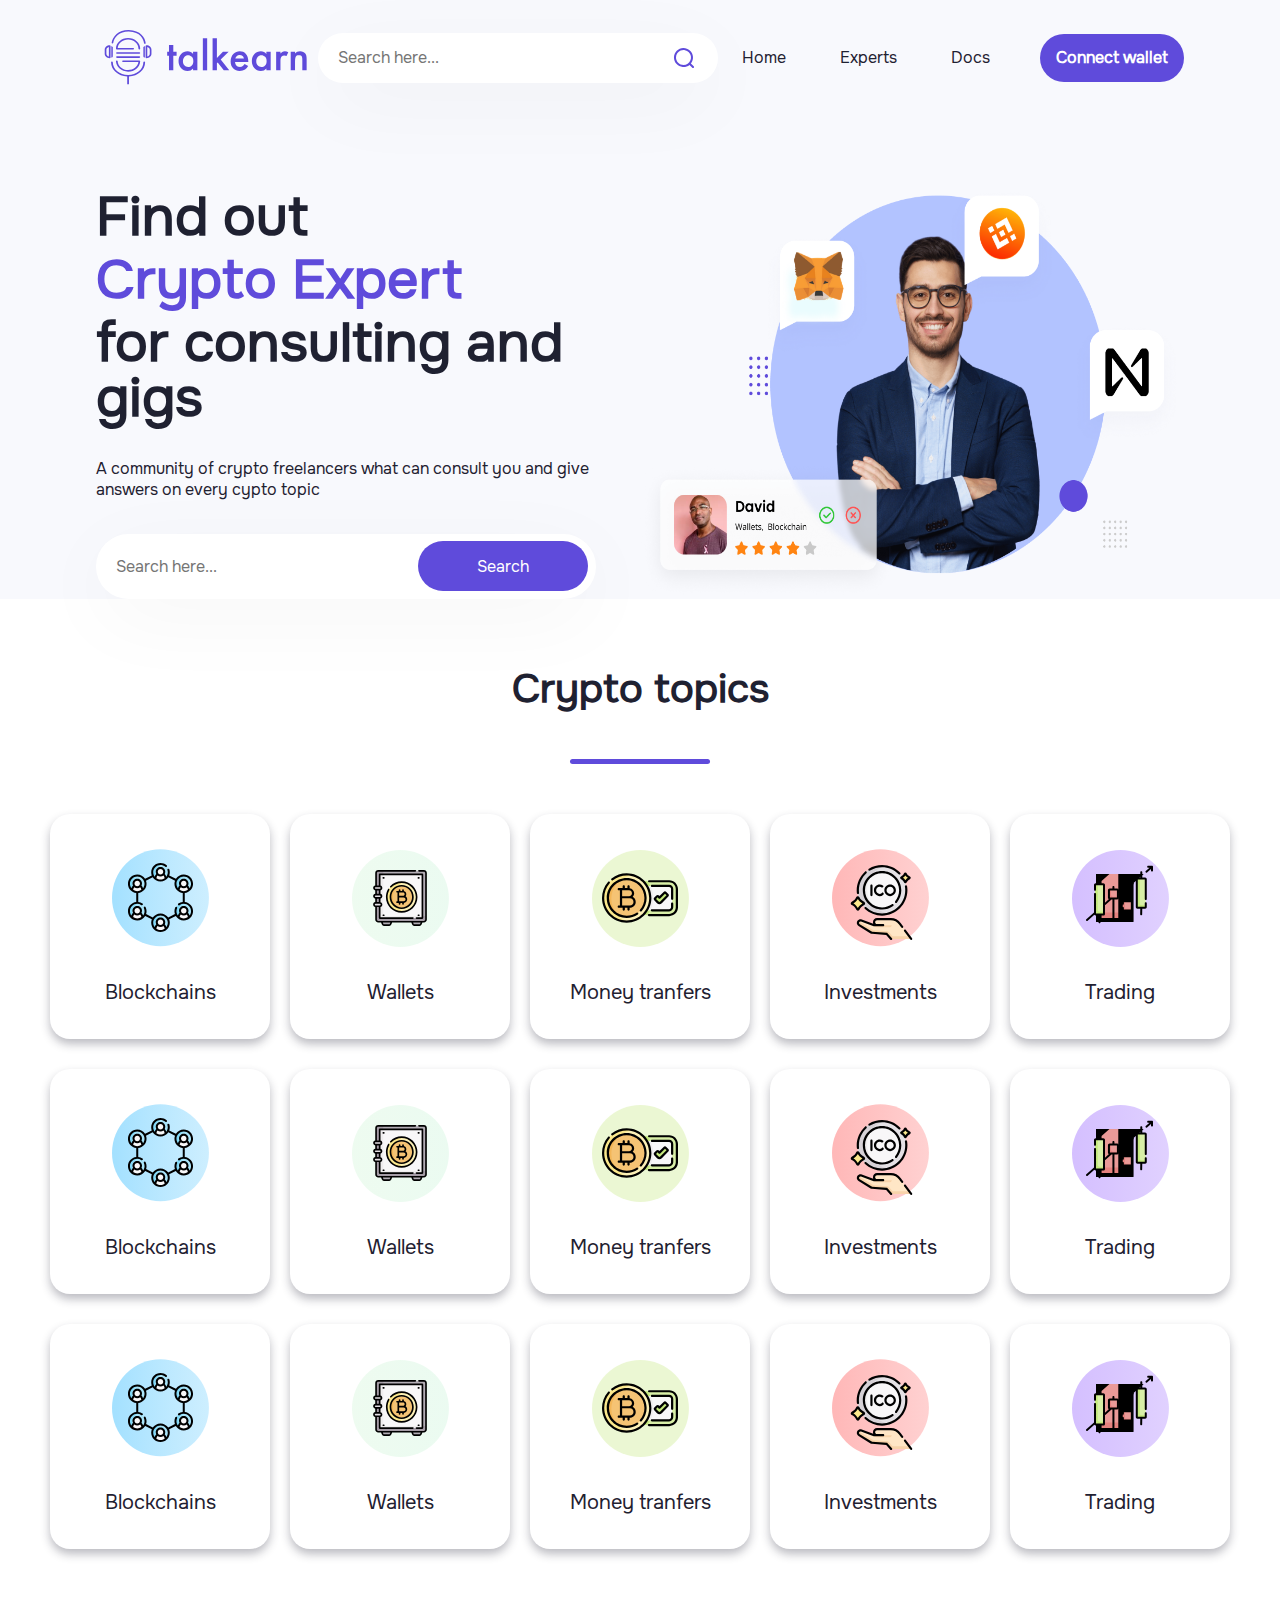
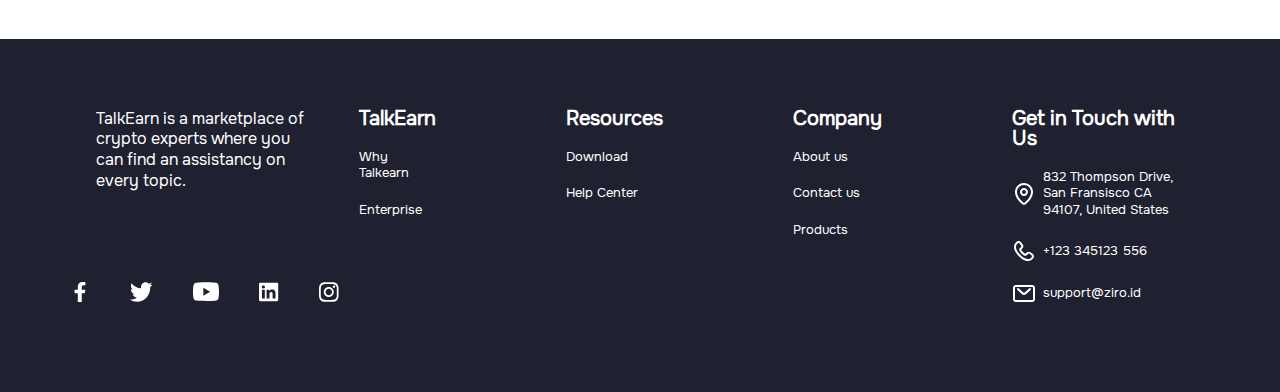
<file: src/cat-all.html>
<!DOCTYPE html>
<html lang="ru">

<head>

    <meta charset="utf-8">

    <title>Categories</title>
    <meta name="description" content="Talkearn">

    <meta http-equiv="X-UA-Compatible" content="IE=edge">
    <meta name="viewport" content="width=device-width, initial-scale=1, maximum-scale=1">

    <link rel="shortcut icon" href="/src/img/favicon/favicon.svg" type="image/svg">
    <link rel="stylesheet" href="/src/css/cat-all.css">

    <!-- Chrome, Firefox OS and Opera -->
    <meta name="theme-color" content="#36A26B">
    <!-- Windows Phone -->
    <meta name="msapplication-navbutton-color" content="#36A26B">
    <!-- iOS Safari -->
    <meta name="apple-mobile-web-app-status-bar-style" content="#36A26B">

</head>

<body>
    <div class="bckg">
        <!-- Header -->
		<header class="header">
			<div class="header__container">
				<div class="header__container__logo">
					<svg width="220" height="55" viewBox="0 0 221 60" fill="none" xmlns="http://www.w3.org/2000/svg">
						<path
							d="M78.424 28.1123H74.824V44.0003H70.12V28.1123H68.152V23.7923H70.12V16.4003H74.824V23.7923H78.424V28.1123Z"
							fill="#5F4BDB" />
						<path
							d="M96.385 26.1443V23.7923H101.089V44.0003H96.385V41.8883C94.817 43.7123 92.801 44.6243 90.337 44.6243C87.361 44.6243 84.977 43.5683 83.185 41.4563C81.425 39.3443 80.545 36.8163 80.545 33.8723C80.545 30.6723 81.489 28.1123 83.377 26.1923C85.297 24.2403 87.633 23.2643 90.385 23.2643C92.913 23.2643 94.913 24.2243 96.385 26.1443ZM90.961 27.4883C89.297 27.4883 87.937 28.1123 86.881 29.3603C85.857 30.6083 85.345 32.1443 85.345 33.9683C85.345 35.7603 85.857 37.2803 86.881 38.5283C87.937 39.7763 89.297 40.4003 90.961 40.4003C92.561 40.4003 93.905 39.8403 94.993 38.7203C96.113 37.6003 96.673 36.0323 96.673 34.0163C96.673 31.9363 96.113 30.3363 94.993 29.2163C93.905 28.0643 92.561 27.4883 90.961 27.4883Z"
							fill="#5F4BDB" />
						<path d="M107.054 9.0083H111.758V44.0003H107.054V9.0083Z" fill="#5F4BDB" />
						<path
							d="M117.695 9.0083H122.399V30.5603L128.975 23.7923H135.215L126.527 32.1923L135.839 44.0003H129.887L123.263 35.3603L122.399 36.2243V44.0003H117.695V9.0083Z"
							fill="#5F4BDB" />
						<path
							d="M152.573 37.1843L156.509 39.3923C155.613 40.9923 154.477 42.2243 153.101 43.0883C151.533 44.1123 149.549 44.6243 147.149 44.6243C144.333 44.6243 142.061 43.7603 140.333 42.0323C138.349 40.0483 137.357 37.4723 137.357 34.3043C137.357 30.9763 138.429 28.2083 140.573 26.0003C142.397 24.1763 144.653 23.2643 147.341 23.2643C149.965 23.2643 152.125 24.1443 153.821 25.9043C155.709 27.8563 156.653 30.7043 156.653 34.4483V35.0243H142.157C142.285 36.7203 142.861 38.0803 143.885 39.1043C144.749 39.9683 145.949 40.4003 147.485 40.4003C148.733 40.4003 149.805 40.0643 150.701 39.3923C151.437 38.8163 152.061 38.0803 152.573 37.1843ZM142.493 31.1843H151.853C151.661 30.0643 151.181 29.1523 150.413 28.4483C149.581 27.6803 148.525 27.2963 147.245 27.2963C145.901 27.2963 144.797 27.7283 143.933 28.5923C143.229 29.2323 142.749 30.0963 142.493 31.1843Z"
							fill="#5F4BDB" />
						<path
							d="M176.354 26.1443V23.7923H181.058V44.0003H176.354V41.8883C174.786 43.7123 172.77 44.6243 170.306 44.6243C167.33 44.6243 164.946 43.5683 163.154 41.4563C161.394 39.3443 160.514 36.8163 160.514 33.8723C160.514 30.6723 161.458 28.1123 163.346 26.1923C165.266 24.2403 167.602 23.2643 170.354 23.2643C172.882 23.2643 174.882 24.2243 176.354 26.1443ZM170.93 27.4883C169.266 27.4883 167.906 28.1123 166.85 29.3603C165.826 30.6083 165.314 32.1443 165.314 33.9683C165.314 35.7603 165.826 37.2803 166.85 38.5283C167.906 39.7763 169.266 40.4003 170.93 40.4003C172.53 40.4003 173.874 39.8403 174.962 38.7203C176.082 37.6003 176.642 36.0323 176.642 34.0163C176.642 31.9363 176.082 30.3363 174.962 29.2163C173.874 28.0643 172.53 27.4883 170.93 27.4883Z"
							fill="#5F4BDB" />
						<path
							d="M187.023 44.0003V23.7923H191.727V25.6163C192.335 24.9123 192.991 24.3523 193.695 23.9363C194.463 23.4883 195.423 23.2643 196.575 23.2643C197.951 23.2643 199.183 23.5843 200.271 24.2243L198.351 28.4963C197.583 28.0163 196.783 27.7763 195.951 27.7763C194.703 27.7763 193.727 28.1443 193.023 28.8803C192.159 29.8083 191.727 31.3603 191.727 33.5363V44.0003H187.023Z"
							fill="#5F4BDB" />
						<path
							d="M202.912 44.0003V23.7923H207.616V25.6643C209.056 24.0643 210.88 23.2643 213.088 23.2643C215.744 23.2643 217.728 24.1763 219.04 26.0003C219.872 27.1843 220.288 29.0563 220.288 31.6163V44.0003H215.584V32.7683C215.584 31.5523 215.488 30.5603 215.296 29.7923C215.104 29.0243 214.8 28.4963 214.384 28.2083C213.968 27.8883 213.584 27.6963 213.232 27.6323C212.912 27.5363 212.464 27.4883 211.888 27.4883C211.216 27.4883 210.672 27.5523 210.256 27.6803C209.872 27.7763 209.44 28.0323 208.96 28.4483C208.512 28.8323 208.176 29.5203 207.952 30.5123C207.728 31.4723 207.616 32.7363 207.616 34.3043V44.0003H202.912Z"
							fill="#5F4BDB" />
						<path fill-rule="evenodd" clip-rule="evenodd"
							d="M5.47496 30.7335C2.45085 30.7335 0 28.5764 0 25.9277V21.5503C0 18.8936 2.45085 16.7445 5.47496 16.7445C5.98174 16.7445 6.38883 17.1014 6.38883 17.5455V29.9246C6.38883 30.3687 5.98174 30.7335 5.47496 30.7335ZM4.56108 18.4575C2.99087 18.8143 1.83606 20.0673 1.83606 21.5503V25.9277C1.83606 27.4107 2.99087 28.6637 4.56108 29.0205V18.4575Z"
							fill="#5F4BDB" />
						<path
							d="M7.21107 29.9246V17.7437C8.10003 17.7437 8.81451 18.3782 8.81451 19.1553V28.5209C8.81451 29.2981 8.10003 29.9246 7.21107 29.9246Z"
							fill="#5F4BDB" />
						<path
							d="M24.5523 59.2495V50.7091C14.7507 50.293 6.92583 43.4638 6.92583 35.1432C6.92583 34.68 7.35057 34.3032 7.87332 34.3032C8.39607 34.3032 8.8208 34.68 8.8208 35.1432C8.8208 42.8123 16.3027 49.0528 25.4998 49.0528C34.6888 49.0528 42.1706 42.8123 42.1706 35.1432C42.1706 34.68 42.5954 34.3032 43.1181 34.3032C43.6409 34.3032 44.0738 34.68 44.0738 35.1432C44.0738 43.4638 36.2488 50.293 26.4473 50.7091V59.2495H24.5523ZM25.4998 45.4419C18.361 45.4419 12.5536 40.5045 12.2677 34.2012C12.2513 33.7381 12.6516 33.3534 13.1825 33.3299C13.6971 33.2592 14.1463 33.6753 14.1627 34.1384C14.4077 39.5311 19.382 43.7621 25.4998 43.7621C31.2746 43.7621 36.0447 39.9864 36.7471 35.0097H19.9292C19.4065 35.0097 18.9818 34.6329 18.9818 34.1698C18.9818 33.7067 19.4065 33.3299 19.9292 33.3299H37.7273C38.3399 33.3534 38.7564 33.6596 38.7237 34.3268C38.3725 40.5673 32.5896 45.4419 25.4998 45.4419ZM37.7926 30.4177H13.3459C12.8231 30.4177 12.3984 30.0409 12.3984 29.5777C12.3984 29.1146 12.8231 28.7378 13.3459 28.7378H37.7926C38.3153 28.7378 38.7401 29.1146 38.7401 29.5777C38.7401 30.0409 38.3153 30.4177 37.7926 30.4177ZM37.7926 25.8177H13.3459C12.8231 25.8177 12.3984 25.441 12.3984 24.9778C12.3984 24.5147 12.8231 24.1379 13.3459 24.1379H37.7926C38.3153 24.1379 38.7401 24.5147 38.7401 24.9778C38.7401 25.441 38.3153 25.8177 37.7926 25.8177ZM37.7926 21.2178C37.2617 21.2178 36.8369 20.8411 36.8369 20.3779C36.8369 14.8518 31.7483 10.3539 25.4998 10.3539C19.5617 10.3539 14.6772 14.4043 14.1953 19.5459H31.0622C31.5849 19.5459 32.0097 19.9148 32.0097 20.3779C32.0097 20.8411 31.5849 21.2178 31.0622 21.2178H13.207C12.6843 21.2178 12.2595 20.8411 12.2595 20.3779C12.2595 13.9255 18.1976 8.67406 25.4998 8.67406C32.802 8.67406 38.7401 13.9255 38.7401 20.3779C38.7401 20.8411 38.3153 21.2178 37.7926 21.2178Z"
							fill="#5F4BDB" />
						<path
							d="M42.1851 28.521V19.1554C42.1851 18.3783 42.9079 17.7438 43.7885 17.7438V29.9247C42.9079 29.9247 42.1851 29.2982 42.1851 28.521Z"
							fill="#5F4BDB" />
						<path fill-rule="evenodd" clip-rule="evenodd"
							d="M45.5334 30.7336C45.0266 30.7336 44.6112 30.3688 44.6112 29.9247V17.5456C44.6112 17.1015 45.0266 16.7446 45.5334 16.7446C48.5491 16.7446 51 18.8937 51 21.5503V25.9278C51 28.5765 48.5491 30.7336 45.5334 30.7336ZM46.4472 18.4575V29.0206C48.0091 28.6638 49.1722 27.4108 49.1722 25.9278V21.5503C49.1722 20.0674 48.0091 18.8144 46.4472 18.4575Z"
							fill="#5F4BDB" />
						<path
							d="M43.8327 15.1305H43.7678C43.3133 15.1305 42.9399 14.8206 42.8993 14.4256C42.5178 10.537 39.0275 1.90775 26.2595 1.64438C21.3568 1.54368 17.2983 2.83729 14.2058 5.48648C10.9833 8.25186 9.60346 11.8461 9.35183 14.0228C9.30313 14.4178 8.93786 14.7199 8.49143 14.7199H8.42649C7.92324 14.7199 7.51739 14.3403 7.55798 13.8988C7.85831 11.1489 9.57099 7.26035 12.9558 4.36328C16.4055 1.40424 20.8779 -0.044289 26.3001 0.0719036C39.1005 0.335273 44.2467 8.62368 44.7013 14.3171C44.7337 14.7586 44.336 15.1305 43.8327 15.1305Z"
							fill="#5F4BDB" />
					</svg>
				</div>

				<div class="header__container__searchfield">
					<input type="search" class="header__container__searchfield__input" placeholder="Search here...">
					<img src="/src/img/index/search.svg" alt="search">
				</div>
				
				<div class="header__container__buttons">
					<ul class="header__container__buttons__menu">
						<li class="header__menu__item"><a href="/src/#">Home</a></li>
						<li class="header__menu__item"><a href="/src/#">Experts</a></li>
						<li class="header__menu__item"><a href="/src/#">Docs</a></li>
					</ul>
					<a class="header__container__buttons__connect" href="/src/#">Connect wallet</a>
				</div>
			</div>
		</header>

        <!-- Main -->
        <div class="main">
            <div class="main__container">
                <div class="main__left">
                    <p class="main__left__title">Find out</p>
                    <p class="main__left__title main__left__title_purple">Crypto Expert</p>
                    <p class="main__left__title">for consulting and gigs</p>
                    <p class="main__left__subtitle">
                        A community of crypto freelancers what can consult you and give answers on every cypto topic
                    </p>
                    <div class="main__left__searchfield">
                        <input type="search" placeholder="Search here..."
                            class="main__left__searchfield__input"></input>
                        <button class="main__left__searchfield__button">Search</button>
                    </div>
                </div>
                <div class="main__right">
                    <img class="main__right__man" src="/src/img/index/main/man.png" alt="">
                </div>
            </div>
        </div>
    </div>

    <!-- Crypto topics -->
    <div class="crypto-topics">
        <h1 class="main-header">Crypto topics</h1>
        <hr class="header-line">
        <div class="crypto-topics__all">
            <div class="crypto-topics__all__row">
                <a href="/src/cat-one.html" class="crypto-topics__all__topic">
                    <img class="crypto-topics__topic__icon" src="/src/img/index/crypto-topics/topic1.svg"
                        alt="topic icon">
                    <p class="crypto-topics__topic__name">Blockchains</p>
                </a>
                <a href="/src/cat-one.html" class="crypto-topics__all__topic">
                    <img class="crypto-topics__topic__icon" src="/src/img/index/crypto-topics/topic2.svg"
                        alt="topic icon">
                    <p class="crypto-topics__topic__name">Wallets</p>
                </a>
                <a href="/src/cat-one.html" class="crypto-topics__all__topic">
                    <img class="crypto-topics__topic__icon" src="/src/img/index/crypto-topics/topic3.svg"
                        alt="topic icon">
                    <p class="crypto-topics__topic__name">Money tranfers</p>
                </a>
                <a href="/src/cat-one.html" class="crypto-topics__all__topic">
                    <img class="crypto-topics__topic__icon" src="/src/img/index/crypto-topics/topic4.svg"
                        alt="topic icon">
                    <p class="crypto-topics__topic__name">Investments</p>
                </a>
                <a href="/src/cat-one.html" class="crypto-topics__all__topic">
                    <img class="crypto-topics__topic__icon" src="/src/img/index/crypto-topics/topic5.svg"
                        alt="topic icon">
                    <p class="crypto-topics__topic__name">Trading</p>
                </a>
            </div>
            <div class="crypto-topics__all__row">
                <a href="/src/cat-one.html" class="crypto-topics__all__topic">
                    <img class="crypto-topics__topic__icon" src="/src/img/index/crypto-topics/topic1.svg"
                        alt="topic icon">
                    <p class="crypto-topics__topic__name">Blockchains</p>
                </a>
                <a href="/src/cat-one.html" class="crypto-topics__all__topic">
                    <img class="crypto-topics__topic__icon" src="/src/img/index/crypto-topics/topic2.svg"
                        alt="topic icon">
                    <p class="crypto-topics__topic__name">Wallets</p>
                </a>
                <a href="/src/cat-one.html" class="crypto-topics__all__topic">
                    <img class="crypto-topics__topic__icon" src="/src/img/index/crypto-topics/topic3.svg"
                        alt="topic icon">
                    <p class="crypto-topics__topic__name">Money tranfers</p>
                </a>
                <a href="/src/cat-one.html" class="crypto-topics__all__topic">
                    <img class="crypto-topics__topic__icon" src="/src/img/index/crypto-topics/topic4.svg"
                        alt="topic icon">
                    <p class="crypto-topics__topic__name">Investments</p>
                </a>
                <a href="/src/cat-one.html" class="crypto-topics__all__topic">
                    <img class="crypto-topics__topic__icon" src="/src/img/index/crypto-topics/topic5.svg"
                        alt="topic icon">
                    <p class="crypto-topics__topic__name">Trading</p>
                </a>
            </div>
            <div class="crypto-topics__all__row">
                <a href="/src/cat-one.html" class="crypto-topics__all__topic">
                    <img class="crypto-topics__topic__icon" src="/src/img/index/crypto-topics/topic1.svg"
                        alt="topic icon">
                    <p class="crypto-topics__topic__name">Blockchains</p>
                </a>
                <a href="/src/cat-one.html" class="crypto-topics__all__topic">
                    <img class="crypto-topics__topic__icon" src="/src/img/index/crypto-topics/topic2.svg"
                        alt="topic icon">
                    <p class="crypto-topics__topic__name">Wallets</p>
                </a>
                <a href="/src/cat-one.html" class="crypto-topics__all__topic">
                    <img class="crypto-topics__topic__icon" src="/src/img/index/crypto-topics/topic3.svg"
                        alt="topic icon">
                    <p class="crypto-topics__topic__name">Money tranfers</p>
                </a>
                <a href="/src/cat-one.html" class="crypto-topics__all__topic">
                    <img class="crypto-topics__topic__icon" src="/src/img/index/crypto-topics/topic4.svg"
                        alt="topic icon">
                    <p class="crypto-topics__topic__name">Investments</p>
                </a>
                <a href="/src/cat-one.html" class="crypto-topics__all__topic">
                    <img class="crypto-topics__topic__icon" src="/src/img/index/crypto-topics/topic5.svg"
                        alt="topic icon">
                    <p class="crypto-topics__topic__name">Trading</p>
                </a>
            </div>
        </div>
    </div>


    <!-- Footer -->
    <footer class="footer">
        <div class="footer__container">
            <div class="footer__container__left">
                <p>TalkEarn is a marketplace of crypto experts where you can find an assistancy on every topic.</p>
                <div class="footer__container__left__icons">
                    <a href="/src/#"><img src="/src/img/index/footer/fb.svg" alt=""
                            class="footer__container__left__icons_fb"></a>
                    <a href="/src/#"><img src="/src/img/index/footer/tw.svg" alt=""
                            class="footer__container__left__icons_tw"></a>
                    <a href="/src/#"><img src="/src/img/index/footer/yt.svg" alt=""
                            class="footer__container__left__icons_yt"></a>
                    <a href="/src/#"><img src="/src/img/index/footer/lin.svg" alt=""
                            class="footer__container__left__icons_lin"></a>
                    <a href="/src/#"><img src="/src/img/index/footer/inst.svg" alt=""
                            class="footer__container__left__icons_inst"></a>
                </div>
            </div>
            <div class="footer__container__right">
                <div class="footer__container__right__block">
                    <p class="footer__container__right__block__name">TalkEarn</p>
                    <a href="/src/" class="footer__container__right__block__link">Why Talkearn</a>
                    <a href="/src/" class="footer__container__right__block__link">Enterprise</a>
                    <a href="/src/" class="footer__container__right__block__link"></a>
                </div>
                <div class="footer__container__right__block">
                    <p class="footer__container__right__block__name">Resources</p>
                    <a href="/src/" class="footer__container__right__block__link">Download</a>
                    <a href="/src/" class="footer__container__right__block__link">Help Center</a>
                </div>
                <div class="footer__container__right__block">
                    <p class="footer__container__right__block__name">Company</p>
                    <a href="/src/" class="footer__container__right__block__link">About us</a>
                    <a href="/src/" class="footer__container__right__block__link">Contact us</a>
                    <a href="/src/" class="footer__container__right__block__link">Products</a>
                </div>
                <div class="footer__container__right__block">
                    <p class="footer__container__right__block__name">Get in Touch with Us</p>
                    <div class="footer__container__right__block__link__icon">
                        <img src="/src/img/index/footer/map.svg" alt="">
                        <a href="/src/" class="footer__container__right__block__link">832 Thompson Drive, San Fransisco
                            CA 94107, United States</a>
                    </div>
                    <div class="footer__container__right__block__link__icon">
                        <img src="/src/img/index/footer/phone.svg" alt="">
                        <a href="/src/" class="footer__container__right__block__link">+123 345123 556</a>
                    </div>
                    <div class="footer__container__right__block__link__icon">
                        <img src="/src/img/index/footer/mail.svg" alt="">
                        <a href="/src/" class="footer__container__right__block__link">support@ziro.id</a>
                    </div>
                </div>
            </div>
        </div>
    </footer>
</body>
</file>
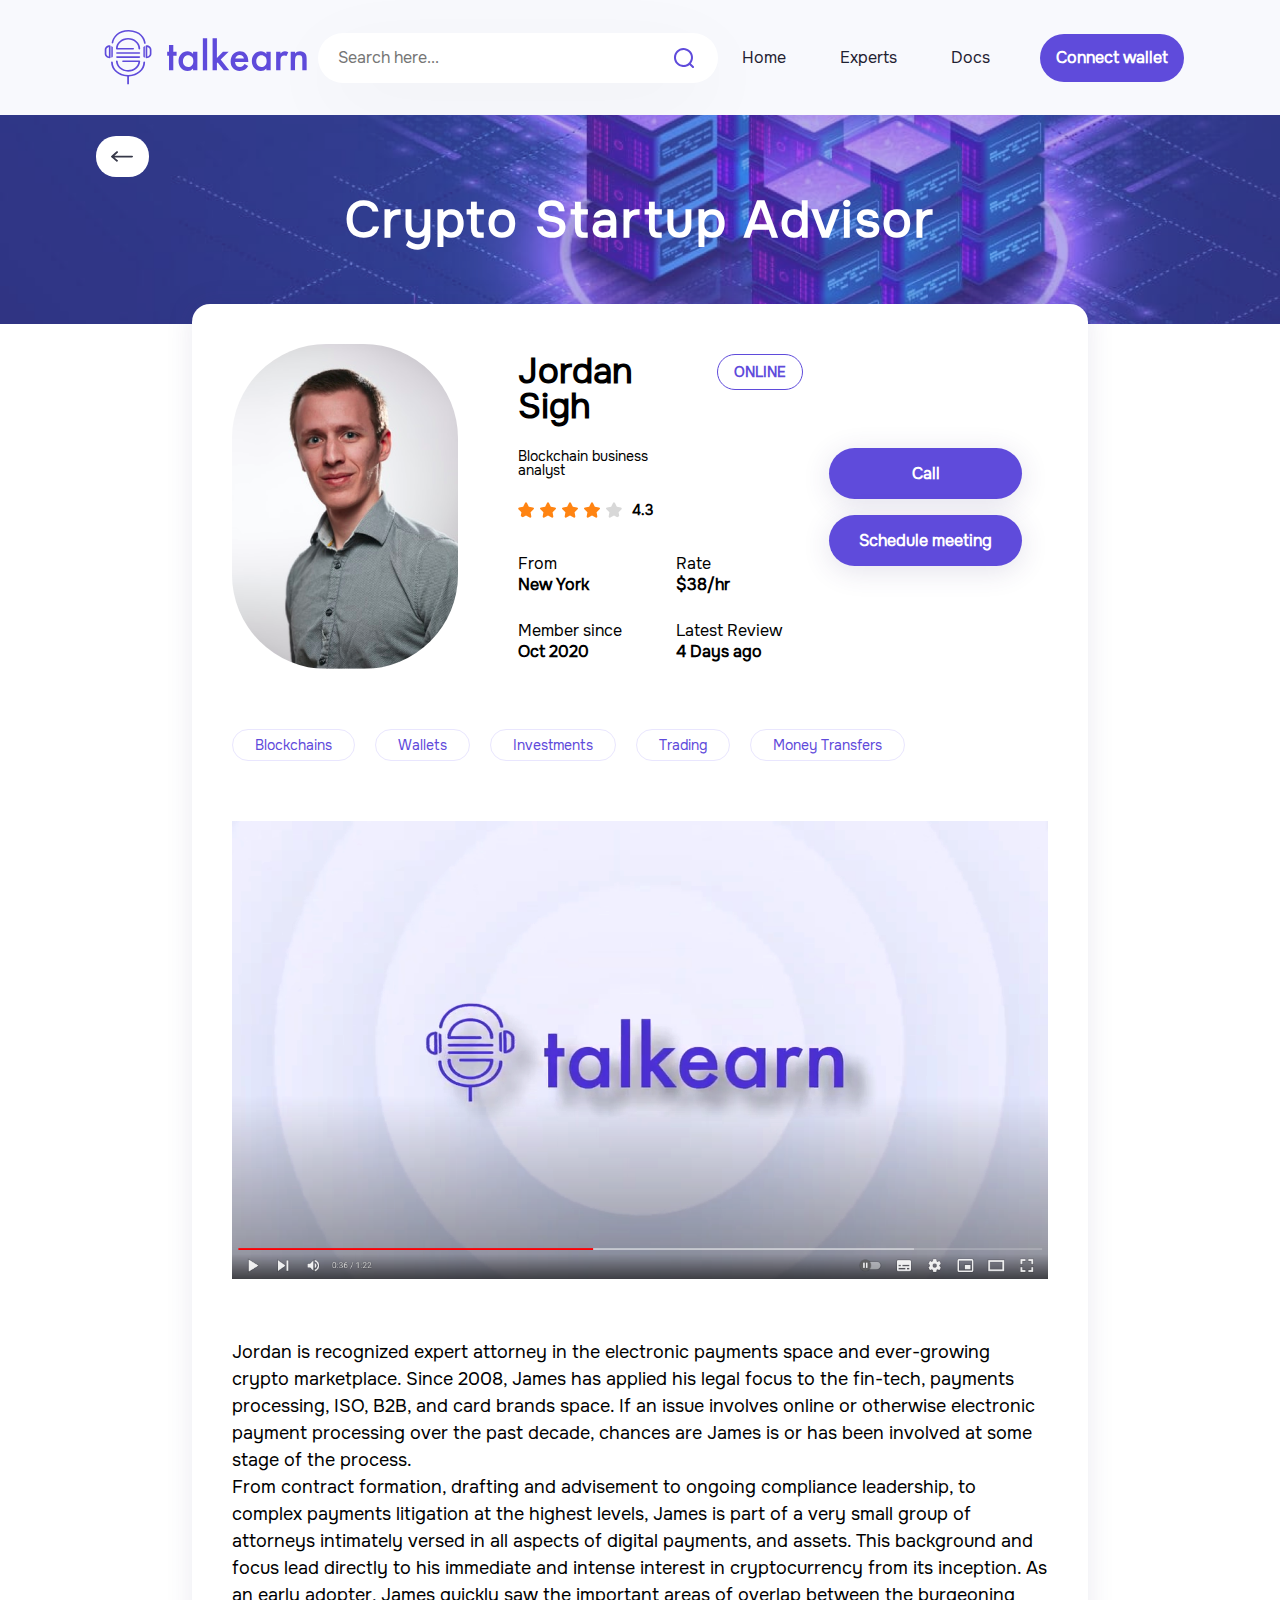
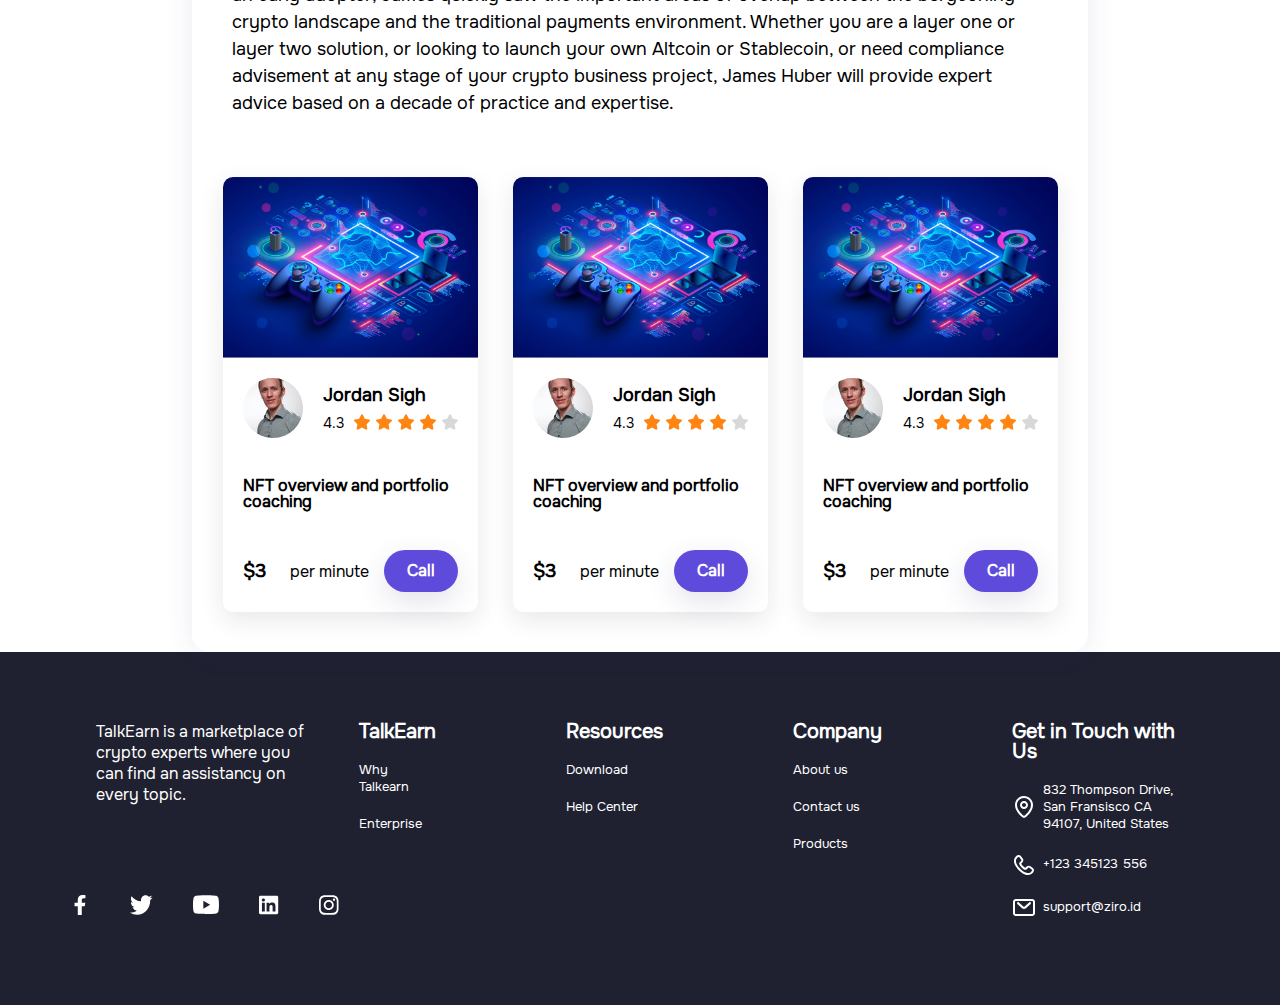
<file: src/expert-one.html>
<!DOCTYPE html>
<html lang="ru">

<head>

    <meta charset="utf-8">

    <title>Expert</title>
    <meta name="description" content="Talkearn">

    <meta http-equiv="X-UA-Compatible" content="IE=edge">
    <meta name="viewport" content="width=device-width, initial-scale=1, maximum-scale=1">

    <link rel="shortcut icon" href="/src/img/favicon/favicon.svg" type="image/svg">
    <link rel="stylesheet" href="/src/css/expert-one.css">

    <!-- Chrome, Firefox OS and Opera -->
    <meta name="theme-color" content="#36A26B">
    <!-- Windows Phone -->
    <meta name="msapplication-navbutton-color" content="#36A26B">
    <!-- iOS Safari -->
    <meta name="apple-mobile-web-app-status-bar-style" content="#36A26B">

</head>

<!-- Header -->
<header class="header">
    <div class="header__container">
        <div class="header__container__logo">
            <svg width="220" height="55" viewBox="0 0 221 60" fill="none" xmlns="http://www.w3.org/2000/svg">
                <path
                    d="M78.424 28.1123H74.824V44.0003H70.12V28.1123H68.152V23.7923H70.12V16.4003H74.824V23.7923H78.424V28.1123Z"
                    fill="#5F4BDB" />
                <path
                    d="M96.385 26.1443V23.7923H101.089V44.0003H96.385V41.8883C94.817 43.7123 92.801 44.6243 90.337 44.6243C87.361 44.6243 84.977 43.5683 83.185 41.4563C81.425 39.3443 80.545 36.8163 80.545 33.8723C80.545 30.6723 81.489 28.1123 83.377 26.1923C85.297 24.2403 87.633 23.2643 90.385 23.2643C92.913 23.2643 94.913 24.2243 96.385 26.1443ZM90.961 27.4883C89.297 27.4883 87.937 28.1123 86.881 29.3603C85.857 30.6083 85.345 32.1443 85.345 33.9683C85.345 35.7603 85.857 37.2803 86.881 38.5283C87.937 39.7763 89.297 40.4003 90.961 40.4003C92.561 40.4003 93.905 39.8403 94.993 38.7203C96.113 37.6003 96.673 36.0323 96.673 34.0163C96.673 31.9363 96.113 30.3363 94.993 29.2163C93.905 28.0643 92.561 27.4883 90.961 27.4883Z"
                    fill="#5F4BDB" />
                <path d="M107.054 9.0083H111.758V44.0003H107.054V9.0083Z" fill="#5F4BDB" />
                <path
                    d="M117.695 9.0083H122.399V30.5603L128.975 23.7923H135.215L126.527 32.1923L135.839 44.0003H129.887L123.263 35.3603L122.399 36.2243V44.0003H117.695V9.0083Z"
                    fill="#5F4BDB" />
                <path
                    d="M152.573 37.1843L156.509 39.3923C155.613 40.9923 154.477 42.2243 153.101 43.0883C151.533 44.1123 149.549 44.6243 147.149 44.6243C144.333 44.6243 142.061 43.7603 140.333 42.0323C138.349 40.0483 137.357 37.4723 137.357 34.3043C137.357 30.9763 138.429 28.2083 140.573 26.0003C142.397 24.1763 144.653 23.2643 147.341 23.2643C149.965 23.2643 152.125 24.1443 153.821 25.9043C155.709 27.8563 156.653 30.7043 156.653 34.4483V35.0243H142.157C142.285 36.7203 142.861 38.0803 143.885 39.1043C144.749 39.9683 145.949 40.4003 147.485 40.4003C148.733 40.4003 149.805 40.0643 150.701 39.3923C151.437 38.8163 152.061 38.0803 152.573 37.1843ZM142.493 31.1843H151.853C151.661 30.0643 151.181 29.1523 150.413 28.4483C149.581 27.6803 148.525 27.2963 147.245 27.2963C145.901 27.2963 144.797 27.7283 143.933 28.5923C143.229 29.2323 142.749 30.0963 142.493 31.1843Z"
                    fill="#5F4BDB" />
                <path
                    d="M176.354 26.1443V23.7923H181.058V44.0003H176.354V41.8883C174.786 43.7123 172.77 44.6243 170.306 44.6243C167.33 44.6243 164.946 43.5683 163.154 41.4563C161.394 39.3443 160.514 36.8163 160.514 33.8723C160.514 30.6723 161.458 28.1123 163.346 26.1923C165.266 24.2403 167.602 23.2643 170.354 23.2643C172.882 23.2643 174.882 24.2243 176.354 26.1443ZM170.93 27.4883C169.266 27.4883 167.906 28.1123 166.85 29.3603C165.826 30.6083 165.314 32.1443 165.314 33.9683C165.314 35.7603 165.826 37.2803 166.85 38.5283C167.906 39.7763 169.266 40.4003 170.93 40.4003C172.53 40.4003 173.874 39.8403 174.962 38.7203C176.082 37.6003 176.642 36.0323 176.642 34.0163C176.642 31.9363 176.082 30.3363 174.962 29.2163C173.874 28.0643 172.53 27.4883 170.93 27.4883Z"
                    fill="#5F4BDB" />
                <path
                    d="M187.023 44.0003V23.7923H191.727V25.6163C192.335 24.9123 192.991 24.3523 193.695 23.9363C194.463 23.4883 195.423 23.2643 196.575 23.2643C197.951 23.2643 199.183 23.5843 200.271 24.2243L198.351 28.4963C197.583 28.0163 196.783 27.7763 195.951 27.7763C194.703 27.7763 193.727 28.1443 193.023 28.8803C192.159 29.8083 191.727 31.3603 191.727 33.5363V44.0003H187.023Z"
                    fill="#5F4BDB" />
                <path
                    d="M202.912 44.0003V23.7923H207.616V25.6643C209.056 24.0643 210.88 23.2643 213.088 23.2643C215.744 23.2643 217.728 24.1763 219.04 26.0003C219.872 27.1843 220.288 29.0563 220.288 31.6163V44.0003H215.584V32.7683C215.584 31.5523 215.488 30.5603 215.296 29.7923C215.104 29.0243 214.8 28.4963 214.384 28.2083C213.968 27.8883 213.584 27.6963 213.232 27.6323C212.912 27.5363 212.464 27.4883 211.888 27.4883C211.216 27.4883 210.672 27.5523 210.256 27.6803C209.872 27.7763 209.44 28.0323 208.96 28.4483C208.512 28.8323 208.176 29.5203 207.952 30.5123C207.728 31.4723 207.616 32.7363 207.616 34.3043V44.0003H202.912Z"
                    fill="#5F4BDB" />
                <path fill-rule="evenodd" clip-rule="evenodd"
                    d="M5.47496 30.7335C2.45085 30.7335 0 28.5764 0 25.9277V21.5503C0 18.8936 2.45085 16.7445 5.47496 16.7445C5.98174 16.7445 6.38883 17.1014 6.38883 17.5455V29.9246C6.38883 30.3687 5.98174 30.7335 5.47496 30.7335ZM4.56108 18.4575C2.99087 18.8143 1.83606 20.0673 1.83606 21.5503V25.9277C1.83606 27.4107 2.99087 28.6637 4.56108 29.0205V18.4575Z"
                    fill="#5F4BDB" />
                <path
                    d="M7.21107 29.9246V17.7437C8.10003 17.7437 8.81451 18.3782 8.81451 19.1553V28.5209C8.81451 29.2981 8.10003 29.9246 7.21107 29.9246Z"
                    fill="#5F4BDB" />
                <path
                    d="M24.5523 59.2495V50.7091C14.7507 50.293 6.92583 43.4638 6.92583 35.1432C6.92583 34.68 7.35057 34.3032 7.87332 34.3032C8.39607 34.3032 8.8208 34.68 8.8208 35.1432C8.8208 42.8123 16.3027 49.0528 25.4998 49.0528C34.6888 49.0528 42.1706 42.8123 42.1706 35.1432C42.1706 34.68 42.5954 34.3032 43.1181 34.3032C43.6409 34.3032 44.0738 34.68 44.0738 35.1432C44.0738 43.4638 36.2488 50.293 26.4473 50.7091V59.2495H24.5523ZM25.4998 45.4419C18.361 45.4419 12.5536 40.5045 12.2677 34.2012C12.2513 33.7381 12.6516 33.3534 13.1825 33.3299C13.6971 33.2592 14.1463 33.6753 14.1627 34.1384C14.4077 39.5311 19.382 43.7621 25.4998 43.7621C31.2746 43.7621 36.0447 39.9864 36.7471 35.0097H19.9292C19.4065 35.0097 18.9818 34.6329 18.9818 34.1698C18.9818 33.7067 19.4065 33.3299 19.9292 33.3299H37.7273C38.3399 33.3534 38.7564 33.6596 38.7237 34.3268C38.3725 40.5673 32.5896 45.4419 25.4998 45.4419ZM37.7926 30.4177H13.3459C12.8231 30.4177 12.3984 30.0409 12.3984 29.5777C12.3984 29.1146 12.8231 28.7378 13.3459 28.7378H37.7926C38.3153 28.7378 38.7401 29.1146 38.7401 29.5777C38.7401 30.0409 38.3153 30.4177 37.7926 30.4177ZM37.7926 25.8177H13.3459C12.8231 25.8177 12.3984 25.441 12.3984 24.9778C12.3984 24.5147 12.8231 24.1379 13.3459 24.1379H37.7926C38.3153 24.1379 38.7401 24.5147 38.7401 24.9778C38.7401 25.441 38.3153 25.8177 37.7926 25.8177ZM37.7926 21.2178C37.2617 21.2178 36.8369 20.8411 36.8369 20.3779C36.8369 14.8518 31.7483 10.3539 25.4998 10.3539C19.5617 10.3539 14.6772 14.4043 14.1953 19.5459H31.0622C31.5849 19.5459 32.0097 19.9148 32.0097 20.3779C32.0097 20.8411 31.5849 21.2178 31.0622 21.2178H13.207C12.6843 21.2178 12.2595 20.8411 12.2595 20.3779C12.2595 13.9255 18.1976 8.67406 25.4998 8.67406C32.802 8.67406 38.7401 13.9255 38.7401 20.3779C38.7401 20.8411 38.3153 21.2178 37.7926 21.2178Z"
                    fill="#5F4BDB" />
                <path
                    d="M42.1851 28.521V19.1554C42.1851 18.3783 42.9079 17.7438 43.7885 17.7438V29.9247C42.9079 29.9247 42.1851 29.2982 42.1851 28.521Z"
                    fill="#5F4BDB" />
                <path fill-rule="evenodd" clip-rule="evenodd"
                    d="M45.5334 30.7336C45.0266 30.7336 44.6112 30.3688 44.6112 29.9247V17.5456C44.6112 17.1015 45.0266 16.7446 45.5334 16.7446C48.5491 16.7446 51 18.8937 51 21.5503V25.9278C51 28.5765 48.5491 30.7336 45.5334 30.7336ZM46.4472 18.4575V29.0206C48.0091 28.6638 49.1722 27.4108 49.1722 25.9278V21.5503C49.1722 20.0674 48.0091 18.8144 46.4472 18.4575Z"
                    fill="#5F4BDB" />
                <path
                    d="M43.8327 15.1305H43.7678C43.3133 15.1305 42.9399 14.8206 42.8993 14.4256C42.5178 10.537 39.0275 1.90775 26.2595 1.64438C21.3568 1.54368 17.2983 2.83729 14.2058 5.48648C10.9833 8.25186 9.60346 11.8461 9.35183 14.0228C9.30313 14.4178 8.93786 14.7199 8.49143 14.7199H8.42649C7.92324 14.7199 7.51739 14.3403 7.55798 13.8988C7.85831 11.1489 9.57099 7.26035 12.9558 4.36328C16.4055 1.40424 20.8779 -0.044289 26.3001 0.0719036C39.1005 0.335273 44.2467 8.62368 44.7013 14.3171C44.7337 14.7586 44.336 15.1305 43.8327 15.1305Z"
                    fill="#5F4BDB" />
            </svg>
        </div>

        <div class="header__container__searchfield">
            <input type="search" class="header__container__searchfield__input" placeholder="Search here...">
            <img src="/src/img/index/search.svg" alt="search">
        </div>

        <div class="header__container__buttons">
            <ul class="header__container__buttons__menu">
                <li class="header__menu__item"><a href="/src/#">Home</a></li>
                <li class="header__menu__item"><a href="/src/#">Experts</a></li>
                <li class="header__menu__item"><a href="/src/#">Docs</a></li>
            </ul>
            <a class="header__container__buttons__connect" href="/src/#">Connect wallet</a>
        </div>
    </div>
</header>

<!-- Photo -->
<div class="bckg">
    <img class="bckg__img" src="/src/img/expert-one/bckg.png" alt="background">
    <p>Crypto Startup Advisor</p>
    <img class="bckg__arrow" src="/src/img/expert-one/arrow.svg" alt="arrow">
</div>
<!-- Expert -->
<div class="expert">
    <div class="expert__head">
        <div class="expert__head__left">
            <img src="/src/img/expert-one/photo.png" alt="">
            <div class="expert__head__left__info">
                <div class="expert__head__left__info__about">
                    <div class="expert__head__left__info__about__text">
                        <p class="expert__head__left__info__about__text__name">Jordan Sigh</p>
                        <p class="expert__head__left__info__about__text__profession">Blockchain business analyst</p>
                        <div class="expert__head__left__info__about__text__rating">
                            <img src="/src/img/index/experts/stars.svg" alt="stars">
                            <span>4.3</span>
                        </div>
                    </div>
                    <div class="expert__head__left__info__status">
                        <p>ONLINE</p>
                    </div>
                </div>
                <div class="expert__head__left__info__extra">
                    <div class="expert__head__left__info__extra__block">
                        <span class="expert__head__left__info__extra__block__label">From</span>
                        <span class="expert__head__left__info__extra__block__text">New York</span>
                    </div>
                    <div class="expert__head__left__info__extra__block">
                        <span class="expert__head__left__info__extra__block__label">Rate</span>
                        <span class="expert__head__left__info__extra__block__text">$38/hr</span>
                    </div>
                    <div class="expert__head__left__info__extra__block">
                        <span class="expert__head__left__info__extra__block__label">Member since</span>
                        <span class="expert__head__left__info__extra__block__text">Oct 2020</span>
                    </div>
                    <div class="expert__head__left__info__extra__block">
                        <span class="expert__head__left__info__extra__block__label">Latest Review</span>
                        <span class="expert__head__left__info__extra__block__text">4 Days ago</span>
                    </div>
                </div>
            </div>
        </div>
        <div class="expert__head__right">
            <button>Call</button>
            <button>Schedule meeting</button>
        </div>
    </div>
    <div class="expert__tags">
        <div class="expert__tags-1"><span>Blockchains</span></div>
        <div class="expert__tags-2"><span>Wallets</span></div>
        <div class="expert__tags-3"><span>Investments</span></div>
        <div class="expert__tags-4"><span>Trading</span></div>
        <div class="expert__tags-5"><span>Money Transfers</span> </div>
    </div>

    <div class="expert__video">
        <img src="/src/img/expert-one/video.png" alt="video">
    </div>

    <div class="expert__text">
        <p>Jordan is recognized expert attorney in the electronic payments space and ever-growing crypto marketplace.
            Since 2008, James has applied his legal focus to the fin-tech, payments processing, ISO, B2B, and card
            brands space. If an issue involves online or otherwise electronic payment processing over the past decade,
            chances are James is or has been involved at some stage of the process. <br>
            From contract formation, drafting and advisement to ongoing compliance leadership, to complex payments
            litigation at the highest levels, James is part of a very small group of attorneys intimately versed in all
            aspects of digital payments, and assets. This background and focus lead directly to his immediate and
            intense interest in cryptocurrency from its inception. As an early adopter, James quickly saw the important
            areas of overlap between the burgeoning crypto landscape and the traditional payments environment. Whether
            you are a layer one or layer two solution, or looking to launch your own Altcoin or Stablecoin, or need
            compliance advisement at any stage of your crypto business project, James Huber will provide expert advice
            based on a decade of practice and expertise.</p>
    </div>

    <div class="expert__cards">
        <div class="expert__cards__block">
            <img src="/src/img/expert-one/card1.png" class="expert__cards__block__img" alt="photo">
            <div class="expert__cards__block__text">
                <div class="expert__cards__block__text__author">
                    <img src="/src/img/expert-one/photo.png" class="expert__cards__block__text__author__img" alt="photo">
                    <div class="expert__cards__block__text__author__name">
                        <p>Jordan Sigh</p>
                        <div class="expert__cards__block__text__author__name__rating">
                            <span>4.3</span>
                            <img src="/src/img/index/experts/stars.svg" alt="">
                        </div>
                    </div>
                </div>
                <div class="expert__cards__block__text__title">
                    <p>NFT overview and portfolio coaching</p>
                </div>
                <div class="expert__cards__block__text__call">
                    <div class="expert__cards__block__text__call__text">
                        <span class="expert__cards__block__text__call__price">$3</span>
                        <span class="expert__cards__block__text__call__minute">per minute</span>
                    </div>
                    <a href="/src/" class="expert__cards__block__text__call__btn">Call</a>
                </div>
            </div>
        </div>
        <div class="expert__cards__block">
            <img src="/src/img/expert-one/card1.png" class="expert__cards__block__img" alt="photo">
            <div class="expert__cards__block__text">
                <div class="expert__cards__block__text__author">
                    <img src="/src/img/expert-one/photo.png" class="expert__cards__block__text__author__img" alt="photo">
                    <div class="expert__cards__block__text__author__name">
                        <p>Jordan Sigh</p>
                        <div class="expert__cards__block__text__author__name__rating">
                            <span>4.3</span>
                            <img src="/src/img/index/experts/stars.svg" alt="">
                        </div>
                    </div>
                </div>
                <div class="expert__cards__block__text__title">
                    <p>NFT overview and portfolio coaching</p>
                </div>
                <div class="expert__cards__block__text__call">
                    <div class="expert__cards__block__text__call__text">
                        <span class="expert__cards__block__text__call__price">$3</span>
                        <span class="expert__cards__block__text__call__minute">per minute</span>
                    </div>
                    <a href="/src/" class="expert__cards__block__text__call__btn">Call</a>
                </div>
            </div>
        </div>
        <div class="expert__cards__block">
            <img src="/src/img/expert-one/card1.png" class="expert__cards__block__img" alt="photo">
            <div class="expert__cards__block__text">
                <div class="expert__cards__block__text__author">
                    <img src="/src/img/expert-one/photo.png" class="expert__cards__block__text__author__img" alt="photo">
                    <div class="expert__cards__block__text__author__name">
                        <p>Jordan Sigh</p>
                        <div class="expert__cards__block__text__author__name__rating">
                            <span>4.3</span>
                            <img src="/src/img/index/experts/stars.svg" alt="">
                        </div>
                    </div>
                </div>
                <div class="expert__cards__block__text__title">
                    <p>NFT overview and portfolio coaching</p>
                </div>
                <div class="expert__cards__block__text__call">
                    <div class="expert__cards__block__text__call__text">
                        <span class="expert__cards__block__text__call__price">$3</span>
                        <span class="expert__cards__block__text__call__minute">per minute</span>
                    </div>
                    <a href="/src/" class="expert__cards__block__text__call__btn">Call</a>
                </div>
            </div>
        </div>
    </div>
</div>

<!-- Footer -->
<footer class="footer">
    <div class="footer__container">
        <div class="footer__container__left">
            <p>TalkEarn is a marketplace of crypto experts where you can find an assistancy on every topic.</p>
            <div class="footer__container__left__icons">
                <a href="/src/#"><img src="/src/img/index/footer/fb.svg" alt="" class="footer__container__left__icons_fb"></a>
                <a href="/src/#"><img src="/src/img/index/footer/tw.svg" alt="" class="footer__container__left__icons_tw"></a>
                <a href="/src/#"><img src="/src/img/index/footer/yt.svg" alt="" class="footer__container__left__icons_yt"></a>
                <a href="/src/#"><img src="/src/img/index/footer/lin.svg" alt="" class="footer__container__left__icons_lin"></a>
                <a href="/src/#"><img src="/src/img/index/footer/inst.svg" alt=""
                        class="footer__container__left__icons_inst"></a>
            </div>
        </div>
        <div class="footer__container__right">
            <div class="footer__container__right__block">
                <p class="footer__container__right__block__name">TalkEarn</p>
                <a href="/src/" class="footer__container__right__block__link">Why Talkearn</a>
                <a href="/src/" class="footer__container__right__block__link">Enterprise</a>
                <a href="/src/" class="footer__container__right__block__link"></a>
            </div>
            <div class="footer__container__right__block">
                <p class="footer__container__right__block__name">Resources</p>
                <a href="/src/" class="footer__container__right__block__link">Download</a>
                <a href="/src/" class="footer__container__right__block__link">Help Center</a>
            </div>
            <div class="footer__container__right__block">
                <p class="footer__container__right__block__name">Company</p>
                <a href="/src/" class="footer__container__right__block__link">About us</a>
                <a href="/src/" class="footer__container__right__block__link">Contact us</a>
                <a href="/src/" class="footer__container__right__block__link">Products</a>
            </div>
            <div class="footer__container__right__block">
                <p class="footer__container__right__block__name">Get in Touch with Us</p>
                <div class="footer__container__right__block__link__icon">
                    <img src="/src/img/index/footer/map.svg" alt="">
                    <a href="/src/" class="footer__container__right__block__link">832 Thompson Drive, San Fransisco
                        CA 94107, United States</a>
                </div>
                <div class="footer__container__right__block__link__icon">
                    <img src="/src/img/index/footer/phone.svg" alt="">
                    <a href="/src/" class="footer__container__right__block__link">+123 345123 556</a>
                </div>
                <div class="footer__container__right__block__link__icon">
                    <img src="/src/img/index/footer/mail.svg" alt="">
                    <a href="/src/" class="footer__container__right__block__link">support@ziro.id</a>
                </div>
            </div>
        </div>
    </div>
</footer>

</body>

</html>
</file>
<file: src/css/become-expert-form.css>
@charset "UTF-8";
/*Обнуление*/
* {
  padding: 0;
  margin: 0;
  border: 0;
}

*, *:before, *:after {
  box-sizing: border-box;
}

:focus, :active {
  outline: none;
}

a:focus, a:active {
  outline: none;
}

nav, footer, header, aside {
  display: block;
}

html, body {
  height: 100%;
  width: 100%;
  font-size: 100%;
  font-size: 14px;
  -ms-text-size-adjust: 100%;
  -moz-text-size-adjust: 100%;
  -webkit-text-size-adjust: 100%;
}

input, button, textarea {
  font-family: inherit;
}

input::-ms-clear {
  display: none;
}

button {
  cursor: pointer;
}

button::-moz-focus-inner {
  padding: 0;
  border: 0;
}

a, a:visited {
  text-decoration: none;
}

a:hover {
  text-decoration: none;
}

ul li {
  list-style: none;
}

img {
  vertical-align: top;
}

h1, h2, h3, h4, h5, h6 {
  font-size: inherit;
  font-weight: inherit;
}

/*--------------------*/
/*Обнуление*/
* {
  padding: 0;
  margin: 0;
  border: 0;
}

*, *:before, *:after {
  box-sizing: border-box;
}

:focus, :active {
  outline: none;
}

a:focus, a:active {
  outline: none;
}

nav, footer, header, aside {
  display: block;
}

html, body {
  height: 100%;
  width: 100%;
  font-size: 100%;
  font-size: 14px;
  -ms-text-size-adjust: 100%;
  -moz-text-size-adjust: 100%;
  -webkit-text-size-adjust: 100%;
}

input, button, textarea {
  font-family: inherit;
}

input::-ms-clear {
  display: none;
}

button {
  cursor: pointer;
}

button::-moz-focus-inner {
  padding: 0;
  border: 0;
}

a, a:visited {
  text-decoration: none;
}

a:hover {
  text-decoration: none;
}

ul li {
  list-style: none;
}

img {
  vertical-align: top;
}

h1, h2, h3, h4, h5, h6 {
  font-size: inherit;
  font-weight: inherit;
}

/*--------------------*/
@font-face {
  font-family: onest;
  src: url(../fonts/OnestRegular1602-hint.woff);
}
body {
  font-family: onest;
}

.bckg {
  background-color: #F8F9FD;
}

.header {
  width: 100%;
}
.header__container {
  max-width: 85%;
  margin: 0px auto;
  padding: 30px 0;
  display: flex;
  align-items: center;
  justify-content: space-between;
}
.header__container__logo {
  display: flex;
}
.header__container__buttons {
  display: flex;
  align-items: center;
}
.header__container__buttons__menu {
  list-style-type: none;
  font-size: 16px;
  font-weight: 400;
}
.header__container__buttons__menu li {
  display: inline-block;
  margin-right: 50px;
}
.header__container__buttons__menu a {
  display: block;
  color: #1F2131;
}
.header__container__buttons__connect {
  color: #FFF;
  font-size: 16px;
  font-weight: 600;
  background-color: #5F4BDB;
  padding: 16px;
  border-radius: 37px;
}
.header__container__searchfield {
  display: flex;
  align-items: center;
}
.header__container__searchfield input {
  width: 400px;
  height: 50px;
  background: #FFFFFF;
  box-shadow: 0px 19px 84px rgba(0, 0, 0, 0.04);
  border-radius: 60px;
  padding-left: 20px;
  font-weight: 400;
  font-size: 16px;
}
.header__container__searchfield__input::-ms-clear {
  display: none;
}
.header__container__searchfield img {
  transform: translateX(-45px);
}

.main__container {
  max-width: 85%;
  margin: 70px auto;
  display: flex;
  justify-content: space-between;
}
.main__left {
  display: flex;
  width: 50%;
  flex-direction: column;
  justify-content: center;
  align-items: flex-start;
  gap: 3px;
}
.main__left__title {
  margin-top: 5px;
  color: #1F2131;
  font-size: 55px;
  font-weight: 600;
}
.main__left__title_purple {
  color: #5F4BDB;
}
.main__left__subtitle {
  font-size: 16px;
  color: #1F2131;
  font-weight: 500;
  line-height: 1.3;
  margin-top: 30px;
  margin-bottom: 0px;
}
.main__left__searchfield {
  position: relative;
  display: flex;
  justify-content: flex-end;
  align-items: center;
  font-size: 16px;
  margin-top: 30px;
}
.main__left__searchfield__input {
  padding-left: 20px;
  font-size: inherit;
  width: 500px;
  height: 65px;
  background: #FFF;
  box-shadow: 0px 19px 84px rgba(0, 0, 0, 0.04);
  border-radius: 60px;
}
.main__left__searchfield__button {
  position: absolute;
  width: 170px;
  height: 50px;
  background: #5F4BDB;
  border-radius: 30px;
  color: #FFF;
  font-size: inherit;
  font-family: inherit;
  transform: translateX(-8px);
  transition: background 0.3s ease-in-out;
}
.main__left__searchfield__button:hover {
  background-color: #5241c1;
}
.main__right {
  width: 50%;
  display: flex;
  align-items: flex-end;
  justify-content: center;
}
.main__right__man {
  width: 100%;
  height: 100%;
}

.main-header {
  font-weight: 600;
  font-size: 40px;
  text-align: center;
  color: #1F2131;
}

.header-line {
  width: 140px;
  height: 5px;
  border-radius: 3px;
  background-color: #5F4BDB;
}

.crypto-topics {
  display: flex;
  flex-direction: column;
  align-items: center;
  gap: 50px;
}
.crypto-topics__all {
  display: flex;
  gap: 25px;
}
.crypto-topics__all__topic {
  display: flex;
  flex-direction: column;
  align-items: center;
  justify-content: space-evenly;
  width: 220px;
  height: 225px;
  box-shadow: 0px 5px 10px rgba(31, 31, 51, 0.3);
  border-radius: 20px;
  color: #1F2131;
  font-size: 20px;
  font-weight: 500;
  transition: background-color 0.3s ease-in-out;
  transition: color 0.15s ease-in-out;
}
.crypto-topics__all__topic:hover {
  color: #FFF;
  background-color: #5F4BDB;
}

.featured-experts {
  margin: 70px auto;
  display: flex;
  flex-direction: column;
  align-items: center;
  gap: 50px;
}
.featured-experts__experts {
  width: 85%;
  display: flex;
  flex-direction: row;
  align-items: center;
  justify-content: space-between;
}
.featured-experts__experts__arrow {
  display: flex;
  align-items: center;
  justify-content: center;
  background-color: #5F4BDB;
  border-radius: 95px;
  width: 46px;
  height: 45px;
}
.featured-experts__experts__arrow img {
  width: 24px;
  height: 24px;
}
.featured-experts__experts__card {
  padding: 20px;
  width: 320px;
}
.featured-experts__experts__card_left {
  display: flex;
  flex-direction: row;
  align-items: center;
  gap: 10px;
}
.featured-experts__experts__card_left__photo {
  width: 85px;
  height: 85px;
  overflow: hidden;
}
.featured-experts__experts__card_left__photo img {
  width: 100%;
  height: 100%;
  -o-object-fit: cover;
     object-fit: cover;
  border-radius: 50%;
}
.featured-experts__experts__card_left__text {
  display: flex;
  flex-direction: column;
  gap: 5px;
}
.featured-experts__experts__card_left__text_name {
  font-weight: 600;
}
.featured-experts__experts__card_left__text _profession {
  font-weight: 400;
}
.featured-experts__experts__card_right {
  display: flex;
  flex-direction: row;
  justify-content: space-around;
  align-items: center;
}
.featured-experts__experts__card_right_stars {
  display: flex;
  align-items: center;
  gap: 7px;
}
.featured-experts__experts__card_right img {
  display: inline-block;
}
.featured-experts__experts__card_right_btn {
  background-color: #FE8D4D;
  color: #FFF;
  padding: 10px 20px;
  border-radius: 40px;
}

.how-it-works {
  max-width: 85%;
  margin: 70px auto;
  display: flex;
  justify-content: space-between;
}
.how-it-works__left {
  display: flex;
  width: 50%;
  flex-direction: column;
  justify-content: center;
  align-items: flex-start;
  gap: 20px;
}
.how-it-works__left__little-title {
  color: #5F4BDB;
  font-size: 18px;
}
.how-it-works__left__title {
  color: #1F2131;
  font-size: 40px;
  font-weight: 600;
}
.how-it-works__left__accordion__text {
  display: none;
}
.how-it-works__left__accordion__text:hover {
  display: block;
}
.how-it-works__left__accordion__btn {
  display: flex;
  justify-content: space-between;
  align-items: center;
  color: #444;
  cursor: pointer;
  padding: 18px;
  width: 645px;
  border: none;
  text-align: left;
  border-radius: 20px;
  box-shadow: 0px 7px 22px rgba(143, 134, 196, 0.07);
  transition: box-shadow 0.3s ease-in-out;
}
.how-it-works__left__accordion__btn:hover {
  box-shadow: 0px 10px 29px rgba(62, 53, 120, 0.14);
}
.how-it-works__left__accordion__btn1__number, .how-it-works__left__accordion__btn2__number, .how-it-works__left__accordion__btn3__number {
  display: flex;
  align-items: center;
  gap: 10px;
  font-weight: 600;
}
.how-it-works__left__accordion__btn1__number span, .how-it-works__left__accordion__btn2__number span, .how-it-works__left__accordion__btn3__number span {
  font-weight: 600;
}
.how-it-works__left__accordion__btn1__number button {
  padding: 13px 25px;
  background-color: #F6EBFF;
  border-radius: 20px;
  color: #5F4BDB;
  font-size: 26px;
}
.how-it-works__left__accordion__btn2__number button {
  padding: 13px 25px;
  background-color: #E7E9FF;
  border-radius: 20px;
  color: #2B3DC7;
  font-size: 26px;
}
.how-it-works__left__accordion__btn3__number button {
  padding: 13px 25px;
  background-color: #E9FFEF;
  border-radius: 20px;
  color: #3DCD65;
  font-size: 26px;
}
.how-it-works__right__video img, .how-it-works__right__video video {
  width: 500px;
  height: 450px;
  border-radius: 40px;
}

.become-expert {
  margin-top: 60px;
}
.become-expert__container {
  display: flex;
  position: relative;
  align-items: center;
  justify-content: center;
}
.become-expert__container__text {
  margin-left: 500px;
  position: absolute;
  display: flex;
  flex-direction: column;
  align-items: flex-start;
}
.become-expert__container__text__header {
  font-size: 30px;
  font-weight: 600;
  color: #1F2131;
  line-height: 1.3;
}
.become-expert__container__text__btn {
  margin-top: 20px;
  color: #FFF;
  font-size: 18px;
  font-weight: 700;
  background-color: #5F4BDB;
  border-radius: 16px;
  padding: 20px 40px;
}
.become-expert__container img {
  width: 85%;
  height: 100%;
}

.benefits {
  width: 85%;
  margin: 70px auto;
  display: flex;
  align-items: center;
  justify-content: space-between;
}
.benefits__left {
  width: 50%;
  display: flex;
  flex-direction: column;
  gap: 100px;
}
.benefits__left__title {
  font-size: 40px;
  font-weight: 600;
  color: #1F2131;
}
.benefits__left__title span {
  color: #5F4BDB;
}
.benefits__left__text {
  font-size: 18px;
  font-weight: 400;
  line-height: 1.3;
}
.benefits__left__btn-main {
  color: #FFF;
  font-size: 18px;
  font-weight: 600;
  background-color: #5F4BDB;
  border-radius: 16px;
  padding: 20px 43px;
}
.benefits__left__btn-secondary {
  margin-left: 50px;
  font-size: 18px;
  color: #5F4BDB;
}
.benefits__right img {
  height: 450px;
  border-radius: 90px 0 90px 0;
}

.customers {
  width: 85%;
  margin: 70px auto;
  display: flex;
  flex-direction: column;
  align-items: center;
  gap: 85px;
}
.customers__container {
  display: flex;
  gap: 60px;
}
.customers__container__left img {
  height: 330px;
  border-radius: 180px 20px 180px 180px;
}
.customers__container__right {
  display: flex;
  flex-direction: column;
  gap: 100px;
}
.customers__container__right__head {
  display: flex;
  justify-content: space-between;
}
.customers__container__right__head__naming {
  display: flex;
  flex-direction: column;
  gap: 7px;
  color: #1F2131;
}
.customers__container__right__head__naming_name {
  font-size: 20px;
  font-weight: 600;
}
.customers__container__right__head__naming_status {
  font-size: 16px;
  font-weight: 400;
}
.customers__container__right__head__rating {
  display: flex;
  flex-direction: row;
  align-items: center;
  font-size: 30px;
  font-weight: 600;
  gap: 20px;
}
.customers__container__right__text {
  font-size: 16px;
  font-weight: 400;
  line-height: 1.5;
}
.customers__container__right__icons {
  display: flex;
  justify-content: space-between;
}
.customers__container__right__icons__arrows a {
  background-color: #5F4BDB;
  padding: 14px 12px;
  border-radius: 95px;
  margin-right: 10px;
}
.customers__container__right__icons__avatars {
  background-color: #5F4BDB;
  border-radius: 95px;
  width: 60px;
}
.customers__container__right__icons__avatars__circle {
  margin-right: 20px;
  border: 4px solid #FFFFFF;
}

.footer {
  width: 100%;
  background-color: #1F2131;
  color: #FFF;
}
.footer__container {
  max-width: 85%;
  margin: 0px auto;
  padding: 70px 0;
  display: flex;
  justify-content: space-between;
  gap: 45px;
}
.footer__container__left {
  display: flex;
  width: 20%;
  flex-direction: column;
  gap: 70px;
}
.footer__container__left p {
  font-size: 16px;
  line-height: 1.3;
}
.footer__container__left__icons {
  display: flex;
  justify-content: center;
  align-items: center;
}
.footer__container__left__icons img {
  height: 20px;
}
.footer__container__left__icons a {
  padding: 20px;
}
.footer__container__left__icons a:hover {
  border-radius: 50px;
  background-color: #5F4BDB;
}
.footer__container__right {
  display: flex;
  gap: 130px;
}
.footer__container__right__block {
  display: flex;
  align-items: stretch;
  flex-direction: column;
  justify-content: flex-start;
  gap: 20px;
}
.footer__container__right__block__name {
  font-size: 20px;
  font-weight: 600;
}
.footer__container__right__block__link {
  font-size: 13px;
  font-weight: 400;
  color: #FFF;
  line-height: 1.3;
}
.footer__container__right__block__link__icon {
  display: flex;
  align-items: center;
  gap: 7px;
}

@font-face {
  font-family: onest;
  src: url(../fonts/OnestRegular1602-hint.woff);
}
.header {
  background: #F8F9FD;
}

.purple {
  width: 100%;
  height: 250px;
  background: #5F4BDB;
  position: relative;
  display: flex;
  align-items: center;
  justify-content: center;
}
.purple__arrow {
  display: block;
  position: absolute;
  top: 10%;
  left: 7.5%;
  background: #FFF;
  padding: 18px 13px;
  border-radius: 40px;
}
.purple p {
  position: absolute;
  font-size: 28px;
  font-weight: 800;
  color: #FFF;
  letter-spacing: 1px;
}

.form {
  width: 70%;
  margin: 0 auto;
  margin-top: -20px;
  margin-bottom: 70px;
  padding: 50px;
  position: relative;
  background: #FFFFFF;
  box-shadow: 0px 0px 28px rgba(62, 53, 120, 0.1);
  border-radius: 18px;
  display: flex;
  flex-direction: column;
  gap: 50px;
}
.form__title {
  font-weight: 600;
  font-size: 20px;
  color: #1F2131;
}
.form__fields {
  display: grid;
  grid-template-columns: repeat(3, 1fr);
  gap: 30px;
}
.form__fields__input {
  display: flex;
  flex-direction: column;
}
.form__fields__input label {
  font-weight: 500;
  font-size: 14px;
  color: #1F2131;
}
.form__fields__input input {
  background: #FBFBFB;
  border: 1px solid #C2C2C2;
  border-radius: 14px;
  padding: 15px 30px;
}
.form__txtarea {
  display: flex;
  flex-direction: column;
}
.form__txtarea label {
  font-weight: 500;
  font-size: 14px;
  color: #1F2131;
}
.form__txtarea textarea {
  background: #FBFBFB;
  border: 1px solid #C2C2C2;
  border-radius: 14px;
  padding: 15px 30px;
  width: 100%;
  resize: none;
}
.form__upload-photo {
  display: flex;
  flex-direction: column;
  gap: 15px;
}
.form__upload-photo__title {
  color: #1F2131;
  font-weight: 600;
  font-size: 14px;
}
.form__upload-photo__content {
  display: flex;
  gap: 15px;
}
.form__upload-photo__content__block {
  background: #F5F5F5;
  border: 2px dashed #C2C2C2;
  border-radius: 14px;
  padding: 10px 10px;
  display: flex;
}
.form__upload-photo__content__block img {
  background: #5F4BDB;
  border-radius: 14px;
  padding: 15px 14px;
}
.form__upload-photo__content__block__input {
  display: none;
}
.form__upload-photo__content__block__input__text {
  background: #FBFBFB;
  border: 1px solid #5F4BDB;
  border-radius: 14px;
  padding: 10px;
}
.form__upload-photo__content__block__label {
  display: flex;
  gap: 20px;
  cursor: pointer;
}
.form__upload-photo__content__block__label__text {
  display: flex;
  flex-direction: column;
  justify-content: space-evenly;
}
.form__upload-photo__content__block__label__text p {
  font-weight: 600;
  font-size: 14px;
  color: #1F2131;
}
.form__upload-photo__content__block__label__text span {
  font-weight: 600;
  font-size: 12px;
  color: #A5A5A5;
}
.form__services {
  display: flex;
  flex-direction: column;
  gap: 20px;
}
.form__services__title {
  font-weight: 600;
  font-size: 20px;
}
.form__services__container {
  display: flex;
  flex-direction: column;
  gap: 40px;
}
.form__services__container__content {
  width: 100%;
  display: flex;
  justify-content: space-between;
  align-items: center;
}
.form__services__container__content__block {
  display: flex;
  flex-direction: column;
  align-items: flex-start;
  gap: 10px;
}
.form__services__container__content__block input {
  background: #FBFBFB;
  border: 1px solid #C2C2C2;
  border-radius: 14px;
  padding: 10px 20px;
}
.form__btns {
  display: flex;
  justify-content: space-between;
}
.form__btns input {
  background: #5F4BDB;
  border-radius: 60px;
  padding: 10px 40px;
  color: #FFF;
  font-weight: 600;
  font-size: 16px;
}
.form__btns a {
  background: #F4F4F4;
  border-radius: 60px;
  padding: 10px 40px;
  color: #9F9F9F;
  font-weight: 600;
  font-size: 16px;
}

.video {
  display: flex;
}/*# sourceMappingURL=become-expert-form.css.map */
</file>
<file: src/css/become-expert.css>
@charset "UTF-8";
/*Обнуление*/
* {
  padding: 0;
  margin: 0;
  border: 0;
}

*, *:before, *:after {
  box-sizing: border-box;
}

:focus, :active {
  outline: none;
}

a:focus, a:active {
  outline: none;
}

nav, footer, header, aside {
  display: block;
}

html, body {
  height: 100%;
  width: 100%;
  font-size: 100%;
  line-height: 1;
  font-size: 14px;
  -ms-text-size-adjust: 100%;
  -moz-text-size-adjust: 100%;
  -webkit-text-size-adjust: 100%;
}

input, button, textarea {
  font-family: inherit;
}

input::-ms-clear {
  display: none;
}

button {
  cursor: pointer;
}

button::-moz-focus-inner {
  padding: 0;
  border: 0;
}

a, a:visited {
  text-decoration: none;
}

a:hover {
  text-decoration: none;
}

ul li {
  list-style: none;
}

img {
  vertical-align: top;
}

h1, h2, h3, h4, h5, h6 {
  font-size: inherit;
  font-weight: inherit;
}

/*--------------------*/
/*Обнуление*/
* {
  padding: 0;
  margin: 0;
  border: 0;
}

*, *:before, *:after {
  box-sizing: border-box;
}

:focus, :active {
  outline: none;
}

a:focus, a:active {
  outline: none;
}

nav, footer, header, aside {
  display: block;
}

html, body {
  height: 100%;
  width: 100%;
  font-size: 100%;
  line-height: 1;
  font-size: 14px;
  -ms-text-size-adjust: 100%;
  -moz-text-size-adjust: 100%;
  -webkit-text-size-adjust: 100%;
}

input, button, textarea {
  font-family: inherit;
}

input::-ms-clear {
  display: none;
}

button {
  cursor: pointer;
}

button::-moz-focus-inner {
  padding: 0;
  border: 0;
}

a, a:visited {
  text-decoration: none;
}

a:hover {
  text-decoration: none;
}

ul li {
  list-style: none;
}

img {
  vertical-align: top;
}

h1, h2, h3, h4, h5, h6 {
  font-size: inherit;
  font-weight: inherit;
}

/*--------------------*/
@font-face {
  font-family: onest;
  src: url(../fonts/OnestRegular1602-hint.woff);
}
body {
  font-family: onest;
}

.bckg {
  background-color: #F8F9FD;
}

.header {
  width: 100%;
}
.header__container {
  max-width: 85%;
  margin: 0px auto;
  padding: 30px 0;
  display: flex;
  align-items: center;
  justify-content: space-between;
}
.header__container__logo {
  display: flex;
}
.header__container__buttons {
  display: flex;
  align-items: center;
}
.header__container__buttons__menu {
  list-style-type: none;
  font-size: 16px;
  font-weight: 400;
}
.header__container__buttons__menu li {
  display: inline-block;
  margin-right: 50px;
}
.header__container__buttons__menu a {
  display: block;
  color: #1F2131;
}
.header__container__buttons__connect {
  color: #FFF;
  font-size: 16px;
  font-weight: 600;
  background-color: #5F4BDB;
  padding: 16px;
  border-radius: 37px;
}
.header__container__searchfield {
  display: flex;
  align-items: center;
}
.header__container__searchfield input {
  width: 400px;
  height: 50px;
  background: #FFFFFF;
  box-shadow: 0px 19px 84px rgba(0, 0, 0, 0.04);
  border-radius: 60px;
  padding-left: 20px;
  font-weight: 400;
  font-size: 16px;
}
.header__container__searchfield__input::-ms-clear {
  display: none;
}
.header__container__searchfield img {
  transform: translateX(-45px);
}

.main__container {
  max-width: 85%;
  margin: 70px auto;
  display: flex;
  justify-content: space-between;
}
.main__left {
  display: flex;
  width: 50%;
  flex-direction: column;
  justify-content: center;
  align-items: flex-start;
  gap: 3px;
}
.main__left__title {
  margin-top: 5px;
  color: #1F2131;
  font-size: 55px;
  font-weight: 600;
}
.main__left__title_purple {
  color: #5F4BDB;
}
.main__left__subtitle {
  font-size: 16px;
  color: #1F2131;
  font-weight: 500;
  line-height: 1.3;
  margin-top: 30px;
  margin-bottom: 0px;
}
.main__left__searchfield {
  position: relative;
  display: flex;
  justify-content: flex-end;
  align-items: center;
  font-size: 16px;
  margin-top: 30px;
}
.main__left__searchfield__input {
  padding-left: 20px;
  font-size: inherit;
  width: 500px;
  height: 65px;
  background: #FFF;
  box-shadow: 0px 19px 84px rgba(0, 0, 0, 0.04);
  border-radius: 60px;
}
.main__left__searchfield__button {
  position: absolute;
  width: 170px;
  height: 50px;
  background: #5F4BDB;
  border-radius: 30px;
  color: #FFF;
  font-size: inherit;
  font-family: inherit;
  transform: translateX(-8px);
  transition: background 0.3s ease-in-out;
}
.main__left__searchfield__button:hover {
  background-color: #5241c1;
}
.main__right {
  width: 50%;
  display: flex;
  align-items: flex-end;
  justify-content: center;
}
.main__right__man {
  width: 100%;
  height: 100%;
}

.main-header {
  font-weight: 600;
  font-size: 40px;
  text-align: center;
  color: #1F2131;
}

.header-line {
  width: 140px;
  height: 5px;
  border-radius: 3px;
  background-color: #5F4BDB;
}

.crypto-topics {
  display: flex;
  flex-direction: column;
  align-items: center;
  gap: 50px;
}
.crypto-topics__all {
  display: flex;
  gap: 25px;
}
.crypto-topics__all__topic {
  display: flex;
  flex-direction: column;
  align-items: center;
  justify-content: space-evenly;
  width: 220px;
  height: 225px;
  box-shadow: 0px 5px 10px rgba(31, 31, 51, 0.3);
  border-radius: 20px;
  color: #1F2131;
  font-size: 20px;
  font-weight: 500;
  transition: background-color 0.3s ease-in-out;
  transition: color 0.15s ease-in-out;
}
.crypto-topics__all__topic:hover {
  color: #FFF;
  background-color: #5F4BDB;
}

.featured-experts {
  margin: 70px auto;
  display: flex;
  flex-direction: column;
  align-items: center;
  gap: 50px;
}
.featured-experts__experts {
  width: 85%;
  display: flex;
  flex-direction: row;
  align-items: center;
  justify-content: space-between;
}
.featured-experts__experts__arrow {
  display: flex;
  align-items: center;
  justify-content: center;
  background-color: #5F4BDB;
  border-radius: 95px;
  width: 46px;
  height: 45px;
}
.featured-experts__experts__arrow img {
  width: 24px;
  height: 24px;
}
.featured-experts__experts__card {
  padding: 20px;
  width: 320px;
}
.featured-experts__experts__card_left {
  display: flex;
  flex-direction: row;
  align-items: center;
  gap: 10px;
}
.featured-experts__experts__card_left__photo {
  width: 85px;
  height: 85px;
  overflow: hidden;
}
.featured-experts__experts__card_left__photo img {
  width: 100%;
  height: 100%;
  -o-object-fit: cover;
     object-fit: cover;
  border-radius: 50%;
}
.featured-experts__experts__card_left__text {
  display: flex;
  flex-direction: column;
  gap: 5px;
}
.featured-experts__experts__card_left__text_name {
  font-weight: 600;
}
.featured-experts__experts__card_left__text _profession {
  font-weight: 400;
}
.featured-experts__experts__card_right {
  display: flex;
  flex-direction: row;
  justify-content: space-around;
  align-items: center;
}
.featured-experts__experts__card_right_stars {
  display: flex;
  align-items: center;
  gap: 7px;
}
.featured-experts__experts__card_right img {
  display: inline-block;
}
.featured-experts__experts__card_right_btn {
  background-color: #FE8D4D;
  color: #FFF;
  padding: 10px 20px;
  border-radius: 40px;
}

.how-it-works {
  max-width: 85%;
  margin: 70px auto;
  display: flex;
  justify-content: space-between;
}
.how-it-works__left {
  display: flex;
  width: 50%;
  flex-direction: column;
  justify-content: center;
  align-items: flex-start;
  gap: 20px;
}
.how-it-works__left__little-title {
  color: #5F4BDB;
  font-size: 18px;
}
.how-it-works__left__title {
  color: #1F2131;
  font-size: 40px;
  font-weight: 600;
}
.how-it-works__left__accordion__text {
  display: none;
}
.how-it-works__left__accordion__text:hover {
  display: block;
}
.how-it-works__left__accordion__btn {
  display: flex;
  justify-content: space-between;
  align-items: center;
  color: #444;
  cursor: pointer;
  padding: 18px;
  width: 645px;
  border: none;
  text-align: left;
  border-radius: 20px;
  box-shadow: 0px 7px 22px rgba(143, 134, 196, 0.07);
  transition: box-shadow 0.3s ease-in-out;
}
.how-it-works__left__accordion__btn:hover {
  box-shadow: 0px 10px 29px rgba(62, 53, 120, 0.14);
}
.how-it-works__left__accordion__btn1__number, .how-it-works__left__accordion__btn2__number, .how-it-works__left__accordion__btn3__number {
  display: flex;
  align-items: center;
  gap: 10px;
  font-weight: 600;
}
.how-it-works__left__accordion__btn1__number span, .how-it-works__left__accordion__btn2__number span, .how-it-works__left__accordion__btn3__number span {
  font-weight: 600;
}
.how-it-works__left__accordion__btn1__number button {
  padding: 13px 25px;
  background-color: #F6EBFF;
  border-radius: 20px;
  color: #5F4BDB;
  font-size: 26px;
}
.how-it-works__left__accordion__btn2__number button {
  padding: 13px 25px;
  background-color: #E7E9FF;
  border-radius: 20px;
  color: #2B3DC7;
  font-size: 26px;
}
.how-it-works__left__accordion__btn3__number button {
  padding: 13px 25px;
  background-color: #E9FFEF;
  border-radius: 20px;
  color: #3DCD65;
  font-size: 26px;
}
.how-it-works__right__video img, .how-it-works__right__video video {
  width: 500px;
  height: 450px;
  border-radius: 40px;
}

.become-expert {
  margin-top: 60px;
}
.become-expert__container {
  display: flex;
  position: relative;
  align-items: center;
  justify-content: center;
}
.become-expert__container__text {
  margin-left: 500px;
  position: absolute;
  display: flex;
  flex-direction: column;
  align-items: flex-start;
}
.become-expert__container__text__header {
  font-size: 30px;
  font-weight: 600;
  color: #1F2131;
  line-height: 1.3;
}
.become-expert__container__text__btn {
  margin-top: 20px;
  color: #FFF;
  font-size: 18px;
  font-weight: 700;
  background-color: #5F4BDB;
  border-radius: 16px;
  padding: 20px 40px;
}
.become-expert__container img {
  width: 85%;
  height: 100%;
}

.benefits {
  width: 85%;
  margin: 70px auto;
  display: flex;
  align-items: center;
  justify-content: space-between;
}
.benefits__left {
  width: 50%;
  display: flex;
  flex-direction: column;
  gap: 100px;
}
.benefits__left__title {
  font-size: 40px;
  font-weight: 600;
  color: #1F2131;
}
.benefits__left__title span {
  color: #5F4BDB;
}
.benefits__left__text {
  font-size: 18px;
  font-weight: 400;
  line-height: 1.3;
}
.benefits__left__btn-main {
  color: #FFF;
  font-size: 18px;
  font-weight: 600;
  background-color: #5F4BDB;
  border-radius: 16px;
  padding: 20px 43px;
}
.benefits__left__btn-secondary {
  margin-left: 50px;
  font-size: 18px;
  color: #5F4BDB;
}
.benefits__right img {
  height: 450px;
  border-radius: 90px 0 90px 0;
}

.customers {
  width: 85%;
  margin: 70px auto;
  display: flex;
  flex-direction: column;
  align-items: center;
  gap: 85px;
}
.customers__container {
  display: flex;
  gap: 60px;
}
.customers__container__left img {
  height: 330px;
  border-radius: 180px 20px 180px 180px;
}
.customers__container__right {
  display: flex;
  flex-direction: column;
  gap: 100px;
}
.customers__container__right__head {
  display: flex;
  justify-content: space-between;
}
.customers__container__right__head__naming {
  display: flex;
  flex-direction: column;
  gap: 7px;
  color: #1F2131;
}
.customers__container__right__head__naming_name {
  font-size: 20px;
  font-weight: 600;
}
.customers__container__right__head__naming_status {
  font-size: 16px;
  font-weight: 400;
}
.customers__container__right__head__rating {
  display: flex;
  flex-direction: row;
  align-items: center;
  font-size: 30px;
  font-weight: 600;
  gap: 20px;
}
.customers__container__right__text {
  font-size: 16px;
  font-weight: 400;
  line-height: 1.5;
}
.customers__container__right__icons {
  display: flex;
  justify-content: space-between;
}
.customers__container__right__icons__arrows a {
  background-color: #5F4BDB;
  padding: 14px 12px;
  border-radius: 95px;
  margin-right: 10px;
}
.customers__container__right__icons__avatars {
  background-color: #5F4BDB;
  border-radius: 95px;
  width: 60px;
}
.customers__container__right__icons__avatars__circle {
  margin-right: 20px;
  border: 4px solid #FFFFFF;
}

.footer {
  width: 100%;
  background-color: #1F2131;
  color: #FFF;
}
.footer__container {
  max-width: 85%;
  margin: 0px auto;
  padding: 70px 0;
  display: flex;
  justify-content: space-between;
  gap: 45px;
}
.footer__container__left {
  display: flex;
  width: 20%;
  flex-direction: column;
  gap: 70px;
}
.footer__container__left p {
  font-size: 16px;
  line-height: 1.3;
}
.footer__container__left__icons {
  display: flex;
  justify-content: center;
  align-items: center;
}
.footer__container__left__icons img {
  height: 20px;
}
.footer__container__left__icons a {
  padding: 20px;
}
.footer__container__left__icons a:hover {
  border-radius: 50px;
  background-color: #5F4BDB;
}
.footer__container__right {
  display: flex;
  gap: 130px;
}
.footer__container__right__block {
  display: flex;
  align-items: stretch;
  flex-direction: column;
  justify-content: flex-start;
  gap: 20px;
}
.footer__container__right__block__name {
  font-size: 20px;
  font-weight: 600;
}
.footer__container__right__block__link {
  font-size: 13px;
  font-weight: 400;
  color: #FFF;
  line-height: 1.3;
}
.footer__container__right__block__link__icon {
  display: flex;
  align-items: center;
  gap: 7px;
}

@font-face {
  font-family: onest;
  src: url(../fonts/OnestRegular1602-hint.woff);
}
.header {
  background: #F8F9FD;
}

.become-expert-main {
  position: relative;
  display: flex;
  justify-content: center;
  background-image: url(/src/img/become-expert/main.png);
  background-repeat: no-repeat;
  background-size: 100%;
}
.become-expert-main__text {
  margin: 170px 0;
  display: flex;
  flex-direction: column;
  align-items: center;
  gap: 40px;
}
.become-expert-main__text__title {
  color: #FFF;
  font-size: 40px;
  font-weight: 700;
}
.become-expert-main__text__subtitle {
  color: #FFF;
  font-size: 28px;
  font-weight: 600;
}
.become-expert-main__text__btn {
  color: #FFF;
  font-size: 16px;
  font-weight: 600;
  background: #5F4BDB;
  padding: 15px 20px;
  border-radius: 60px;
}

.community {
  margin-top: 130px;
}
.community__container {
  width: 85%;
  margin: 0 auto;
  display: flex;
  flex-direction: column;
  align-items: center;
  gap: 90px;
}
.community__container__title {
  color: #1F2131;
  font-size: 32px;
  font-weight: 600;
}
.community__container__cards {
  position: relative;
  display: flex;
}
.community__container__cards__block {
  display: flex;
  flex-direction: column;
  align-items: center;
  gap: 40px;
  padding: 40px 90px;
}
.community__container__cards__block img {
  width: 115px;
  height: 115px;
  border-radius: 50%;
}
.community__container__cards__block__text {
  display: flex;
  flex-direction: column;
  align-items: center;
}
gap .community__container__cards__block__text__name {
  font-weight: 600;
  font-size: 20px;
  color: #1F2131;
}
.community__container__cards__block__text__profession {
  font-weight: 400;
  font-size: 14px;
  color: #1F2131;
}
.community__container__cards__dots {
  position: absolute;
  top: 10px;
  left: 260px;
}/*# sourceMappingURL=become-expert.css.map */
</file>
<file: src/css/cat-all.css>
@charset "UTF-8";
/*Обнуление*/
* {
  padding: 0;
  margin: 0;
  border: 0;
}

*, *:before, *:after {
  box-sizing: border-box;
}

:focus, :active {
  outline: none;
}

a:focus, a:active {
  outline: none;
}

nav, footer, header, aside {
  display: block;
}

html, body {
  height: 100%;
  width: 100%;
  font-size: 100%;
  line-height: 1;
  font-size: 14px;
  -ms-text-size-adjust: 100%;
  -moz-text-size-adjust: 100%;
  -webkit-text-size-adjust: 100%;
}

input, button, textarea {
  font-family: inherit;
}

input::-ms-clear {
  display: none;
}

button {
  cursor: pointer;
}

button::-moz-focus-inner {
  padding: 0;
  border: 0;
}

a, a:visited {
  text-decoration: none;
}

a:hover {
  text-decoration: none;
}

ul li {
  list-style: none;
}

img {
  vertical-align: top;
}

h1, h2, h3, h4, h5, h6 {
  font-size: inherit;
  font-weight: inherit;
}

/*--------------------*/
/*Обнуление*/
* {
  padding: 0;
  margin: 0;
  border: 0;
}

*, *:before, *:after {
  box-sizing: border-box;
}

:focus, :active {
  outline: none;
}

a:focus, a:active {
  outline: none;
}

nav, footer, header, aside {
  display: block;
}

html, body {
  height: 100%;
  width: 100%;
  font-size: 100%;
  line-height: 1;
  font-size: 14px;
  -ms-text-size-adjust: 100%;
  -moz-text-size-adjust: 100%;
  -webkit-text-size-adjust: 100%;
}

input, button, textarea {
  font-family: inherit;
}

input::-ms-clear {
  display: none;
}

button {
  cursor: pointer;
}

button::-moz-focus-inner {
  padding: 0;
  border: 0;
}

a, a:visited {
  text-decoration: none;
}

a:hover {
  text-decoration: none;
}

ul li {
  list-style: none;
}

img {
  vertical-align: top;
}

h1, h2, h3, h4, h5, h6 {
  font-size: inherit;
  font-weight: inherit;
}

/*--------------------*/
@font-face {
  font-family: onest;
  src: url(../fonts/OnestRegular1602-hint.woff);
}
body {
  font-family: onest;
}

.bckg {
  background-color: #F8F9FD;
}

.header {
  width: 100%;
}
.header__container {
  max-width: 85%;
  margin: 0px auto;
  padding: 30px 0;
  display: flex;
  align-items: center;
  justify-content: space-between;
}
.header__container__logo {
  display: flex;
}
.header__container__buttons {
  display: flex;
  align-items: center;
}
.header__container__buttons__menu {
  list-style-type: none;
  font-size: 16px;
  font-weight: 400;
}
.header__container__buttons__menu li {
  display: inline-block;
  margin-right: 50px;
}
.header__container__buttons__menu a {
  display: block;
  color: #1F2131;
}
.header__container__buttons__connect {
  color: #FFF;
  font-size: 16px;
  font-weight: 600;
  background-color: #5F4BDB;
  padding: 16px;
  border-radius: 37px;
}
.header__container__searchfield {
  display: flex;
  align-items: center;
}
.header__container__searchfield input {
  width: 400px;
  height: 50px;
  background: #FFFFFF;
  box-shadow: 0px 19px 84px rgba(0, 0, 0, 0.04);
  border-radius: 60px;
  padding-left: 20px;
  font-weight: 400;
  font-size: 16px;
}
.header__container__searchfield__input::-ms-clear {
  display: none;
}
.header__container__searchfield img {
  transform: translateX(-45px);
}

.main__container {
  max-width: 85%;
  margin: 70px auto;
  display: flex;
  justify-content: space-between;
}
.main__left {
  display: flex;
  width: 50%;
  flex-direction: column;
  justify-content: center;
  align-items: flex-start;
  gap: 3px;
}
.main__left__title {
  margin-top: 5px;
  color: #1F2131;
  font-size: 55px;
  font-weight: 600;
}
.main__left__title_purple {
  color: #5F4BDB;
}
.main__left__subtitle {
  font-size: 16px;
  color: #1F2131;
  font-weight: 500;
  line-height: 1.3;
  margin-top: 30px;
  margin-bottom: 0px;
}
.main__left__searchfield {
  position: relative;
  display: flex;
  justify-content: flex-end;
  align-items: center;
  font-size: 16px;
  margin-top: 30px;
}
.main__left__searchfield__input {
  padding-left: 20px;
  font-size: inherit;
  width: 500px;
  height: 65px;
  background: #FFF;
  box-shadow: 0px 19px 84px rgba(0, 0, 0, 0.04);
  border-radius: 60px;
}
.main__left__searchfield__button {
  position: absolute;
  width: 170px;
  height: 50px;
  background: #5F4BDB;
  border-radius: 30px;
  color: #FFF;
  font-size: inherit;
  font-family: inherit;
  transform: translateX(-8px);
  transition: background 0.3s ease-in-out;
}
.main__left__searchfield__button:hover {
  background-color: #5241c1;
}
.main__right {
  width: 50%;
  display: flex;
  align-items: flex-end;
  justify-content: center;
}
.main__right__man {
  width: 100%;
  height: 100%;
}

.main-header {
  font-weight: 600;
  font-size: 40px;
  text-align: center;
  color: #1F2131;
}

.header-line {
  width: 140px;
  height: 5px;
  border-radius: 3px;
  background-color: #5F4BDB;
}

.crypto-topics {
  display: flex;
  flex-direction: column;
  align-items: center;
  gap: 50px;
}
.crypto-topics__all {
  display: flex;
  gap: 25px;
}
.crypto-topics__all__topic {
  display: flex;
  flex-direction: column;
  align-items: center;
  justify-content: space-evenly;
  width: 220px;
  height: 225px;
  box-shadow: 0px 5px 10px rgba(31, 31, 51, 0.3);
  border-radius: 20px;
  color: #1F2131;
  font-size: 20px;
  font-weight: 500;
  transition: background-color 0.3s ease-in-out;
  transition: color 0.15s ease-in-out;
}
.crypto-topics__all__topic:hover {
  color: #FFF;
  background-color: #5F4BDB;
}

.featured-experts {
  margin: 70px auto;
  display: flex;
  flex-direction: column;
  align-items: center;
  gap: 50px;
}
.featured-experts__experts {
  width: 85%;
  display: flex;
  flex-direction: row;
  align-items: center;
  justify-content: space-between;
}
.featured-experts__experts__arrow {
  display: flex;
  align-items: center;
  justify-content: center;
  background-color: #5F4BDB;
  border-radius: 95px;
  width: 46px;
  height: 45px;
}
.featured-experts__experts__arrow img {
  width: 24px;
  height: 24px;
}
.featured-experts__experts__card {
  padding: 20px;
  width: 320px;
}
.featured-experts__experts__card_left {
  display: flex;
  flex-direction: row;
  align-items: center;
  gap: 10px;
}
.featured-experts__experts__card_left__photo {
  width: 85px;
  height: 85px;
  overflow: hidden;
}
.featured-experts__experts__card_left__photo img {
  width: 100%;
  height: 100%;
  -o-object-fit: cover;
     object-fit: cover;
  border-radius: 50%;
}
.featured-experts__experts__card_left__text {
  display: flex;
  flex-direction: column;
  gap: 5px;
}
.featured-experts__experts__card_left__text_name {
  font-weight: 600;
}
.featured-experts__experts__card_left__text _profession {
  font-weight: 400;
}
.featured-experts__experts__card_right {
  display: flex;
  flex-direction: row;
  justify-content: space-around;
  align-items: center;
}
.featured-experts__experts__card_right_stars {
  display: flex;
  align-items: center;
  gap: 7px;
}
.featured-experts__experts__card_right img {
  display: inline-block;
}
.featured-experts__experts__card_right_btn {
  background-color: #FE8D4D;
  color: #FFF;
  padding: 10px 20px;
  border-radius: 40px;
}

.how-it-works {
  max-width: 85%;
  margin: 70px auto;
  display: flex;
  justify-content: space-between;
}
.how-it-works__left {
  display: flex;
  width: 50%;
  flex-direction: column;
  justify-content: center;
  align-items: flex-start;
  gap: 20px;
}
.how-it-works__left__little-title {
  color: #5F4BDB;
  font-size: 18px;
}
.how-it-works__left__title {
  color: #1F2131;
  font-size: 40px;
  font-weight: 600;
}
.how-it-works__left__accordion__text {
  display: none;
}
.how-it-works__left__accordion__text:hover {
  display: block;
}
.how-it-works__left__accordion__btn {
  display: flex;
  justify-content: space-between;
  align-items: center;
  color: #444;
  cursor: pointer;
  padding: 18px;
  width: 645px;
  border: none;
  text-align: left;
  border-radius: 20px;
  box-shadow: 0px 7px 22px rgba(143, 134, 196, 0.07);
  transition: box-shadow 0.3s ease-in-out;
}
.how-it-works__left__accordion__btn:hover {
  box-shadow: 0px 10px 29px rgba(62, 53, 120, 0.14);
}
.how-it-works__left__accordion__btn1__number, .how-it-works__left__accordion__btn2__number, .how-it-works__left__accordion__btn3__number {
  display: flex;
  align-items: center;
  gap: 10px;
  font-weight: 600;
}
.how-it-works__left__accordion__btn1__number span, .how-it-works__left__accordion__btn2__number span, .how-it-works__left__accordion__btn3__number span {
  font-weight: 600;
}
.how-it-works__left__accordion__btn1__number button {
  padding: 13px 25px;
  background-color: #F6EBFF;
  border-radius: 20px;
  color: #5F4BDB;
  font-size: 26px;
}
.how-it-works__left__accordion__btn2__number button {
  padding: 13px 25px;
  background-color: #E7E9FF;
  border-radius: 20px;
  color: #2B3DC7;
  font-size: 26px;
}
.how-it-works__left__accordion__btn3__number button {
  padding: 13px 25px;
  background-color: #E9FFEF;
  border-radius: 20px;
  color: #3DCD65;
  font-size: 26px;
}
.how-it-works__right__video img, .how-it-works__right__video video {
  width: 500px;
  height: 450px;
  border-radius: 40px;
}

.become-expert {
  margin-top: 60px;
}
.become-expert__container {
  display: flex;
  position: relative;
  align-items: center;
  justify-content: center;
}
.become-expert__container__text {
  margin-left: 500px;
  position: absolute;
  display: flex;
  flex-direction: column;
  align-items: flex-start;
}
.become-expert__container__text__header {
  font-size: 30px;
  font-weight: 600;
  color: #1F2131;
  line-height: 1.3;
}
.become-expert__container__text__btn {
  margin-top: 20px;
  color: #FFF;
  font-size: 18px;
  font-weight: 700;
  background-color: #5F4BDB;
  border-radius: 16px;
  padding: 20px 40px;
}
.become-expert__container img {
  width: 85%;
  height: 100%;
}

.benefits {
  width: 85%;
  margin: 70px auto;
  display: flex;
  align-items: center;
  justify-content: space-between;
}
.benefits__left {
  width: 50%;
  display: flex;
  flex-direction: column;
  gap: 100px;
}
.benefits__left__title {
  font-size: 40px;
  font-weight: 600;
  color: #1F2131;
}
.benefits__left__title span {
  color: #5F4BDB;
}
.benefits__left__text {
  font-size: 18px;
  font-weight: 400;
  line-height: 1.3;
}
.benefits__left__btn-main {
  color: #FFF;
  font-size: 18px;
  font-weight: 600;
  background-color: #5F4BDB;
  border-radius: 16px;
  padding: 20px 43px;
}
.benefits__left__btn-secondary {
  margin-left: 50px;
  font-size: 18px;
  color: #5F4BDB;
}
.benefits__right img {
  height: 450px;
  border-radius: 90px 0 90px 0;
}

.customers {
  width: 85%;
  margin: 70px auto;
  display: flex;
  flex-direction: column;
  align-items: center;
  gap: 85px;
}
.customers__container {
  display: flex;
  gap: 60px;
}
.customers__container__left img {
  height: 330px;
  border-radius: 180px 20px 180px 180px;
}
.customers__container__right {
  display: flex;
  flex-direction: column;
  gap: 100px;
}
.customers__container__right__head {
  display: flex;
  justify-content: space-between;
}
.customers__container__right__head__naming {
  display: flex;
  flex-direction: column;
  gap: 7px;
  color: #1F2131;
}
.customers__container__right__head__naming_name {
  font-size: 20px;
  font-weight: 600;
}
.customers__container__right__head__naming_status {
  font-size: 16px;
  font-weight: 400;
}
.customers__container__right__head__rating {
  display: flex;
  flex-direction: row;
  align-items: center;
  font-size: 30px;
  font-weight: 600;
  gap: 20px;
}
.customers__container__right__text {
  font-size: 16px;
  font-weight: 400;
  line-height: 1.5;
}
.customers__container__right__icons {
  display: flex;
  justify-content: space-between;
}
.customers__container__right__icons__arrows a {
  background-color: #5F4BDB;
  padding: 14px 12px;
  border-radius: 95px;
  margin-right: 10px;
}
.customers__container__right__icons__avatars {
  background-color: #5F4BDB;
  border-radius: 95px;
  width: 60px;
}
.customers__container__right__icons__avatars__circle {
  margin-right: 20px;
  border: 4px solid #FFFFFF;
}

.footer {
  width: 100%;
  background-color: #1F2131;
  color: #FFF;
}
.footer__container {
  max-width: 85%;
  margin: 0px auto;
  padding: 70px 0;
  display: flex;
  justify-content: space-between;
  gap: 45px;
}
.footer__container__left {
  display: flex;
  width: 20%;
  flex-direction: column;
  gap: 70px;
}
.footer__container__left p {
  font-size: 16px;
  line-height: 1.3;
}
.footer__container__left__icons {
  display: flex;
  justify-content: center;
  align-items: center;
}
.footer__container__left__icons img {
  height: 20px;
}
.footer__container__left__icons a {
  padding: 20px;
}
.footer__container__left__icons a:hover {
  border-radius: 50px;
  background-color: #5F4BDB;
}
.footer__container__right {
  display: flex;
  gap: 130px;
}
.footer__container__right__block {
  display: flex;
  align-items: stretch;
  flex-direction: column;
  justify-content: flex-start;
  gap: 20px;
}
.footer__container__right__block__name {
  font-size: 20px;
  font-weight: 600;
}
.footer__container__right__block__link {
  font-size: 13px;
  font-weight: 400;
  color: #FFF;
  line-height: 1.3;
}
.footer__container__right__block__link__icon {
  display: flex;
  align-items: center;
  gap: 7px;
}

@font-face {
  font-family: onest;
  src: url(../fonts/OnestRegular1602-hint.woff);
}
.crypto-topics__all {
  flex-direction: column;
  gap: 30px;
  margin-bottom: 90px;
}
.crypto-topics__all__row {
  display: flex;
  gap: 20px;
}/*# sourceMappingURL=cat-all.css.map */
</file>
<file: src/css/expert-one.css>
@charset "UTF-8";
/*Обнуление*/
* {
  padding: 0;
  margin: 0;
  border: 0;
}

*, *:before, *:after {
  box-sizing: border-box;
}

:focus, :active {
  outline: none;
}

a:focus, a:active {
  outline: none;
}

nav, footer, header, aside {
  display: block;
}

html, body {
  height: 100%;
  width: 100%;
  font-size: 100%;
  line-height: 1;
  font-size: 14px;
  -ms-text-size-adjust: 100%;
  -moz-text-size-adjust: 100%;
  -webkit-text-size-adjust: 100%;
}

input, button, textarea {
  font-family: inherit;
}

input::-ms-clear {
  display: none;
}

button {
  cursor: pointer;
}

button::-moz-focus-inner {
  padding: 0;
  border: 0;
}

a, a:visited {
  text-decoration: none;
}

a:hover {
  text-decoration: none;
}

ul li {
  list-style: none;
}

img {
  vertical-align: top;
}

h1, h2, h3, h4, h5, h6 {
  font-size: inherit;
  font-weight: inherit;
}

/*--------------------*/
/*Обнуление*/
* {
  padding: 0;
  margin: 0;
  border: 0;
}

*, *:before, *:after {
  box-sizing: border-box;
}

:focus, :active {
  outline: none;
}

a:focus, a:active {
  outline: none;
}

nav, footer, header, aside {
  display: block;
}

html, body {
  height: 100%;
  width: 100%;
  font-size: 100%;
  line-height: 1;
  font-size: 14px;
  -ms-text-size-adjust: 100%;
  -moz-text-size-adjust: 100%;
  -webkit-text-size-adjust: 100%;
}

input, button, textarea {
  font-family: inherit;
}

input::-ms-clear {
  display: none;
}

button {
  cursor: pointer;
}

button::-moz-focus-inner {
  padding: 0;
  border: 0;
}

a, a:visited {
  text-decoration: none;
}

a:hover {
  text-decoration: none;
}

ul li {
  list-style: none;
}

img {
  vertical-align: top;
}

h1, h2, h3, h4, h5, h6 {
  font-size: inherit;
  font-weight: inherit;
}

/*--------------------*/
@font-face {
  font-family: onest;
  src: url(../fonts/OnestRegular1602-hint.woff);
}
body {
  font-family: onest;
}

.bckg {
  background-color: #F8F9FD;
}

.header {
  width: 100%;
}
.header__container {
  max-width: 85%;
  margin: 0px auto;
  padding: 30px 0;
  display: flex;
  align-items: center;
  justify-content: space-between;
}
.header__container__logo {
  display: flex;
}
.header__container__buttons {
  display: flex;
  align-items: center;
}
.header__container__buttons__menu {
  list-style-type: none;
  font-size: 16px;
  font-weight: 400;
}
.header__container__buttons__menu li {
  display: inline-block;
  margin-right: 50px;
}
.header__container__buttons__menu a {
  display: block;
  color: #1F2131;
}
.header__container__buttons__connect {
  color: #FFF;
  font-size: 16px;
  font-weight: 600;
  background-color: #5F4BDB;
  padding: 16px;
  border-radius: 37px;
}
.header__container__searchfield {
  display: flex;
  align-items: center;
}
.header__container__searchfield input {
  width: 400px;
  height: 50px;
  background: #FFFFFF;
  box-shadow: 0px 19px 84px rgba(0, 0, 0, 0.04);
  border-radius: 60px;
  padding-left: 20px;
  font-weight: 400;
  font-size: 16px;
}
.header__container__searchfield__input::-ms-clear {
  display: none;
}
.header__container__searchfield img {
  transform: translateX(-45px);
}

.main__container {
  max-width: 85%;
  margin: 70px auto;
  display: flex;
  justify-content: space-between;
}
.main__left {
  display: flex;
  width: 50%;
  flex-direction: column;
  justify-content: center;
  align-items: flex-start;
  gap: 3px;
}
.main__left__title {
  margin-top: 5px;
  color: #1F2131;
  font-size: 55px;
  font-weight: 600;
}
.main__left__title_purple {
  color: #5F4BDB;
}
.main__left__subtitle {
  font-size: 16px;
  color: #1F2131;
  font-weight: 500;
  line-height: 1.3;
  margin-top: 30px;
  margin-bottom: 0px;
}
.main__left__searchfield {
  position: relative;
  display: flex;
  justify-content: flex-end;
  align-items: center;
  font-size: 16px;
  margin-top: 30px;
}
.main__left__searchfield__input {
  padding-left: 20px;
  font-size: inherit;
  width: 500px;
  height: 65px;
  background: #FFF;
  box-shadow: 0px 19px 84px rgba(0, 0, 0, 0.04);
  border-radius: 60px;
}
.main__left__searchfield__button {
  position: absolute;
  width: 170px;
  height: 50px;
  background: #5F4BDB;
  border-radius: 30px;
  color: #FFF;
  font-size: inherit;
  font-family: inherit;
  transform: translateX(-8px);
  transition: background 0.3s ease-in-out;
}
.main__left__searchfield__button:hover {
  background-color: #5241c1;
}
.main__right {
  width: 50%;
  display: flex;
  align-items: flex-end;
  justify-content: center;
}
.main__right__man {
  width: 100%;
  height: 100%;
}

.main-header {
  font-weight: 600;
  font-size: 40px;
  text-align: center;
  color: #1F2131;
}

.header-line {
  width: 140px;
  height: 5px;
  border-radius: 3px;
  background-color: #5F4BDB;
}

.crypto-topics {
  display: flex;
  flex-direction: column;
  align-items: center;
  gap: 50px;
}
.crypto-topics__all {
  display: flex;
  gap: 25px;
}
.crypto-topics__all__topic {
  display: flex;
  flex-direction: column;
  align-items: center;
  justify-content: space-evenly;
  width: 220px;
  height: 225px;
  box-shadow: 0px 5px 10px rgba(31, 31, 51, 0.3);
  border-radius: 20px;
  color: #1F2131;
  font-size: 20px;
  font-weight: 500;
  transition: background-color 0.3s ease-in-out;
  transition: color 0.15s ease-in-out;
}
.crypto-topics__all__topic:hover {
  color: #FFF;
  background-color: #5F4BDB;
}

.featured-experts {
  margin: 70px auto;
  display: flex;
  flex-direction: column;
  align-items: center;
  gap: 50px;
}
.featured-experts__experts {
  width: 85%;
  display: flex;
  flex-direction: row;
  align-items: center;
  justify-content: space-between;
}
.featured-experts__experts__arrow {
  display: flex;
  align-items: center;
  justify-content: center;
  background-color: #5F4BDB;
  border-radius: 95px;
  width: 46px;
  height: 45px;
}
.featured-experts__experts__arrow img {
  width: 24px;
  height: 24px;
}
.featured-experts__experts__card {
  padding: 20px;
  width: 320px;
}
.featured-experts__experts__card_left {
  display: flex;
  flex-direction: row;
  align-items: center;
  gap: 10px;
}
.featured-experts__experts__card_left__photo {
  width: 85px;
  height: 85px;
  overflow: hidden;
}
.featured-experts__experts__card_left__photo img {
  width: 100%;
  height: 100%;
  -o-object-fit: cover;
     object-fit: cover;
  border-radius: 50%;
}
.featured-experts__experts__card_left__text {
  display: flex;
  flex-direction: column;
  gap: 5px;
}
.featured-experts__experts__card_left__text_name {
  font-weight: 600;
}
.featured-experts__experts__card_left__text _profession {
  font-weight: 400;
}
.featured-experts__experts__card_right {
  display: flex;
  flex-direction: row;
  justify-content: space-around;
  align-items: center;
}
.featured-experts__experts__card_right_stars {
  display: flex;
  align-items: center;
  gap: 7px;
}
.featured-experts__experts__card_right img {
  display: inline-block;
}
.featured-experts__experts__card_right_btn {
  background-color: #FE8D4D;
  color: #FFF;
  padding: 10px 20px;
  border-radius: 40px;
}

.how-it-works {
  max-width: 85%;
  margin: 70px auto;
  display: flex;
  justify-content: space-between;
}
.how-it-works__left {
  display: flex;
  width: 50%;
  flex-direction: column;
  justify-content: center;
  align-items: flex-start;
  gap: 20px;
}
.how-it-works__left__little-title {
  color: #5F4BDB;
  font-size: 18px;
}
.how-it-works__left__title {
  color: #1F2131;
  font-size: 40px;
  font-weight: 600;
}
.how-it-works__left__accordion__text {
  display: none;
}
.how-it-works__left__accordion__text:hover {
  display: block;
}
.how-it-works__left__accordion__btn {
  display: flex;
  justify-content: space-between;
  align-items: center;
  color: #444;
  cursor: pointer;
  padding: 18px;
  width: 645px;
  border: none;
  text-align: left;
  border-radius: 20px;
  box-shadow: 0px 7px 22px rgba(143, 134, 196, 0.07);
  transition: box-shadow 0.3s ease-in-out;
}
.how-it-works__left__accordion__btn:hover {
  box-shadow: 0px 10px 29px rgba(62, 53, 120, 0.14);
}
.how-it-works__left__accordion__btn1__number, .how-it-works__left__accordion__btn2__number, .how-it-works__left__accordion__btn3__number {
  display: flex;
  align-items: center;
  gap: 10px;
  font-weight: 600;
}
.how-it-works__left__accordion__btn1__number span, .how-it-works__left__accordion__btn2__number span, .how-it-works__left__accordion__btn3__number span {
  font-weight: 600;
}
.how-it-works__left__accordion__btn1__number button {
  padding: 13px 25px;
  background-color: #F6EBFF;
  border-radius: 20px;
  color: #5F4BDB;
  font-size: 26px;
}
.how-it-works__left__accordion__btn2__number button {
  padding: 13px 25px;
  background-color: #E7E9FF;
  border-radius: 20px;
  color: #2B3DC7;
  font-size: 26px;
}
.how-it-works__left__accordion__btn3__number button {
  padding: 13px 25px;
  background-color: #E9FFEF;
  border-radius: 20px;
  color: #3DCD65;
  font-size: 26px;
}
.how-it-works__right__video img, .how-it-works__right__video video {
  width: 500px;
  height: 450px;
  border-radius: 40px;
}

.become-expert {
  margin-top: 60px;
}
.become-expert__container {
  display: flex;
  position: relative;
  align-items: center;
  justify-content: center;
}
.become-expert__container__text {
  margin-left: 500px;
  position: absolute;
  display: flex;
  flex-direction: column;
  align-items: flex-start;
}
.become-expert__container__text__header {
  font-size: 30px;
  font-weight: 600;
  color: #1F2131;
  line-height: 1.3;
}
.become-expert__container__text__btn {
  margin-top: 20px;
  color: #FFF;
  font-size: 18px;
  font-weight: 700;
  background-color: #5F4BDB;
  border-radius: 16px;
  padding: 20px 40px;
}
.become-expert__container img {
  width: 85%;
  height: 100%;
}

.benefits {
  width: 85%;
  margin: 70px auto;
  display: flex;
  align-items: center;
  justify-content: space-between;
}
.benefits__left {
  width: 50%;
  display: flex;
  flex-direction: column;
  gap: 100px;
}
.benefits__left__title {
  font-size: 40px;
  font-weight: 600;
  color: #1F2131;
}
.benefits__left__title span {
  color: #5F4BDB;
}
.benefits__left__text {
  font-size: 18px;
  font-weight: 400;
  line-height: 1.3;
}
.benefits__left__btn-main {
  color: #FFF;
  font-size: 18px;
  font-weight: 600;
  background-color: #5F4BDB;
  border-radius: 16px;
  padding: 20px 43px;
}
.benefits__left__btn-secondary {
  margin-left: 50px;
  font-size: 18px;
  color: #5F4BDB;
}
.benefits__right img {
  height: 450px;
  border-radius: 90px 0 90px 0;
}

.customers {
  width: 85%;
  margin: 70px auto;
  display: flex;
  flex-direction: column;
  align-items: center;
  gap: 85px;
}
.customers__container {
  display: flex;
  gap: 60px;
}
.customers__container__left img {
  height: 330px;
  border-radius: 180px 20px 180px 180px;
}
.customers__container__right {
  display: flex;
  flex-direction: column;
  gap: 100px;
}
.customers__container__right__head {
  display: flex;
  justify-content: space-between;
}
.customers__container__right__head__naming {
  display: flex;
  flex-direction: column;
  gap: 7px;
  color: #1F2131;
}
.customers__container__right__head__naming_name {
  font-size: 20px;
  font-weight: 600;
}
.customers__container__right__head__naming_status {
  font-size: 16px;
  font-weight: 400;
}
.customers__container__right__head__rating {
  display: flex;
  flex-direction: row;
  align-items: center;
  font-size: 30px;
  font-weight: 600;
  gap: 20px;
}
.customers__container__right__text {
  font-size: 16px;
  font-weight: 400;
  line-height: 1.5;
}
.customers__container__right__icons {
  display: flex;
  justify-content: space-between;
}
.customers__container__right__icons__arrows a {
  background-color: #5F4BDB;
  padding: 14px 12px;
  border-radius: 95px;
  margin-right: 10px;
}
.customers__container__right__icons__avatars {
  background-color: #5F4BDB;
  border-radius: 95px;
  width: 60px;
}
.customers__container__right__icons__avatars__circle {
  margin-right: 20px;
  border: 4px solid #FFFFFF;
}

.footer {
  width: 100%;
  background-color: #1F2131;
  color: #FFF;
}
.footer__container {
  max-width: 85%;
  margin: 0px auto;
  padding: 70px 0;
  display: flex;
  justify-content: space-between;
  gap: 45px;
}
.footer__container__left {
  display: flex;
  width: 20%;
  flex-direction: column;
  gap: 70px;
}
.footer__container__left p {
  font-size: 16px;
  line-height: 1.3;
}
.footer__container__left__icons {
  display: flex;
  justify-content: center;
  align-items: center;
}
.footer__container__left__icons img {
  height: 20px;
}
.footer__container__left__icons a {
  padding: 20px;
}
.footer__container__left__icons a:hover {
  border-radius: 50px;
  background-color: #5F4BDB;
}
.footer__container__right {
  display: flex;
  gap: 130px;
}
.footer__container__right__block {
  display: flex;
  align-items: stretch;
  flex-direction: column;
  justify-content: flex-start;
  gap: 20px;
}
.footer__container__right__block__name {
  font-size: 20px;
  font-weight: 600;
}
.footer__container__right__block__link {
  font-size: 13px;
  font-weight: 400;
  color: #FFF;
  line-height: 1.3;
}
.footer__container__right__block__link__icon {
  display: flex;
  align-items: center;
  gap: 7px;
}

@font-face {
  font-family: onest;
  src: url(../fonts/OnestRegular1602-hint.woff);
}
.header {
  background: #F8F9FD;
}

.bckg {
  display: flex;
  align-items: center;
  justify-content: center;
  position: relative;
  z-index: 0;
}
.bckg__img {
  position: relative;
  z-index: 0;
  width: 100%;
}
.bckg p {
  position: absolute;
  font-size: 50px;
  font-weight: 800;
  color: #FFF;
  letter-spacing: 2px;
}
.bckg__arrow {
  display: block;
  position: absolute;
  top: 10%;
  left: 7.5%;
  background: #FFF;
  padding: 15px;
  border-radius: 20px;
}

.expert {
  width: 70%;
  margin: 0 auto;
  margin-top: -20px;
  padding: 40px;
  position: relative;
  background: #FFFFFF;
  box-shadow: 0px 0px 28px rgba(62, 53, 120, 0.1);
  border-radius: 18px;
  display: flex;
  flex-direction: column;
  align-items: center;
  gap: 60px;
}
.expert__head {
  width: 100%;
  display: flex;
  justify-content: space-between;
}
.expert__head__left {
  width: 70%;
  display: flex;
  gap: 60px;
}
.expert__head__left img {
  border-radius: 94.5px;
}
.expert__head__left__info {
  display: flex;
  flex-direction: column;
  justify-content: space-around;
  gap: 20px;
}
.expert__head__left__info__about {
  display: flex;
  gap: 30px;
}
.expert__head__left__info__about__text {
  display: flex;
  flex-direction: column;
  gap: 25px;
}
.expert__head__left__info__about__text__name {
  font-size: 35px;
  font-weight: 600;
}
.expert__head__left__info__about__text__rating {
  display: flex;
  align-items: center;
  gap: 10px;
  font-weight: 600;
}
.expert__head__left__info__extra {
  display: grid;
  grid-template-columns: repeat(2, 1fr);
  gap: 30px;
}
.expert__head__left__info__extra__block {
  display: flex;
  flex-direction: column;
}
.expert__head__left__info__extra__block__label {
  font-size: 16px;
  font-weight: 400;
  margin-bottom: 5px;
}
.expert__head__left__info__extra__block__text {
  font-size: 16px;
  font-weight: 600;
}
.expert__head__left__info__status p {
  color: #5F4BDB;
  border: 1px solid #5F4BDB;
  border-radius: 39px;
  font-size: 14px;
  font-weight: 700;
  padding: 10px 16px;
}
.expert__head__right {
  margin: auto;
  display: flex;
  flex-direction: column;
  gap: 16px;
}
.expert__head__right button {
  background: #5F4BDB;
  padding: 15px 30px;
  color: #FFF;
  font-size: 16px;
  font-weight: 700;
  border-radius: 60px;
  box-shadow: 0px 5px 29px rgba(62, 53, 120, 0.14);
}
.expert__tags {
  align-self: flex-start;
  display: flex;
  gap: 20px;
}
.expert__tags-1, .expert__tags-2, .expert__tags-3, .expert__tags-4, .expert__tags-5 {
  color: #5F4BDB;
  border: 1px solid #E9E6FE;
  border-radius: 50px;
  padding: 8px 22px;
}
.expert__video {
  width: 100%;
}
.expert__video img {
  width: 100%;
}
.expert__text p {
  font-size: 18px;
  line-height: 1.5;
}
.expert__cards {
  display: grid;
  grid-template-columns: repeat(3, 1fr);
  gap: 35px;
}
.expert__cards__block {
  display: flex;
  flex-direction: column;
  align-items: center;
  box-shadow: 0px 8px 24px rgba(31, 31, 51, 0.1);
  border-radius: 10px;
}
.expert__cards__block__img {
  width: 100%;
  border-radius: 10px 10px 0 0;
}
.expert__cards__block__text {
  display: flex;
  flex-direction: column;
  gap: 40px;
  padding: 20px;
}
.expert__cards__block__text__author {
  display: flex;
  align-items: center;
  gap: 20px;
}
.expert__cards__block__text__author__img {
  width: 60px;
  height: 60px;
  -o-object-fit: cover;
     object-fit: cover;
  border-radius: 50%;
}
.expert__cards__block__text__author__name {
  display: flex;
  flex-direction: column;
  gap: 10px;
}
.expert__cards__block__text__author__name p {
  font-size: 18px;
  font-weight: 600;
}
.expert__cards__block__text__author__name__rating {
  display: flex;
  align-items: flex-end;
  gap: 10px;
}
.expert__cards__block__text__title {
  font-size: 16px;
  font-weight: 600;
}
.expert__cards__block__text__call {
  display: flex;
  justify-content: space-between;
  align-items: center;
}
.expert__cards__block__text__call__price {
  font-size: 19px;
  font-weight: 600;
  margin-right: 20px;
}
.expert__cards__block__text__call__minute {
  font-size: 16px;
  font-weight: 500;
}
.expert__cards__block__text__call__btn {
  color: #FFF;
  font-size: 16px;
  font-weight: 700;
  background: #5F4BDB;
  padding: 13px 23px;
  border-radius: 39px;
  box-shadow: 0px 10px 29px rgba(62, 53, 120, 0.14);
}/*# sourceMappingURL=expert-one.css.map */
</file>
